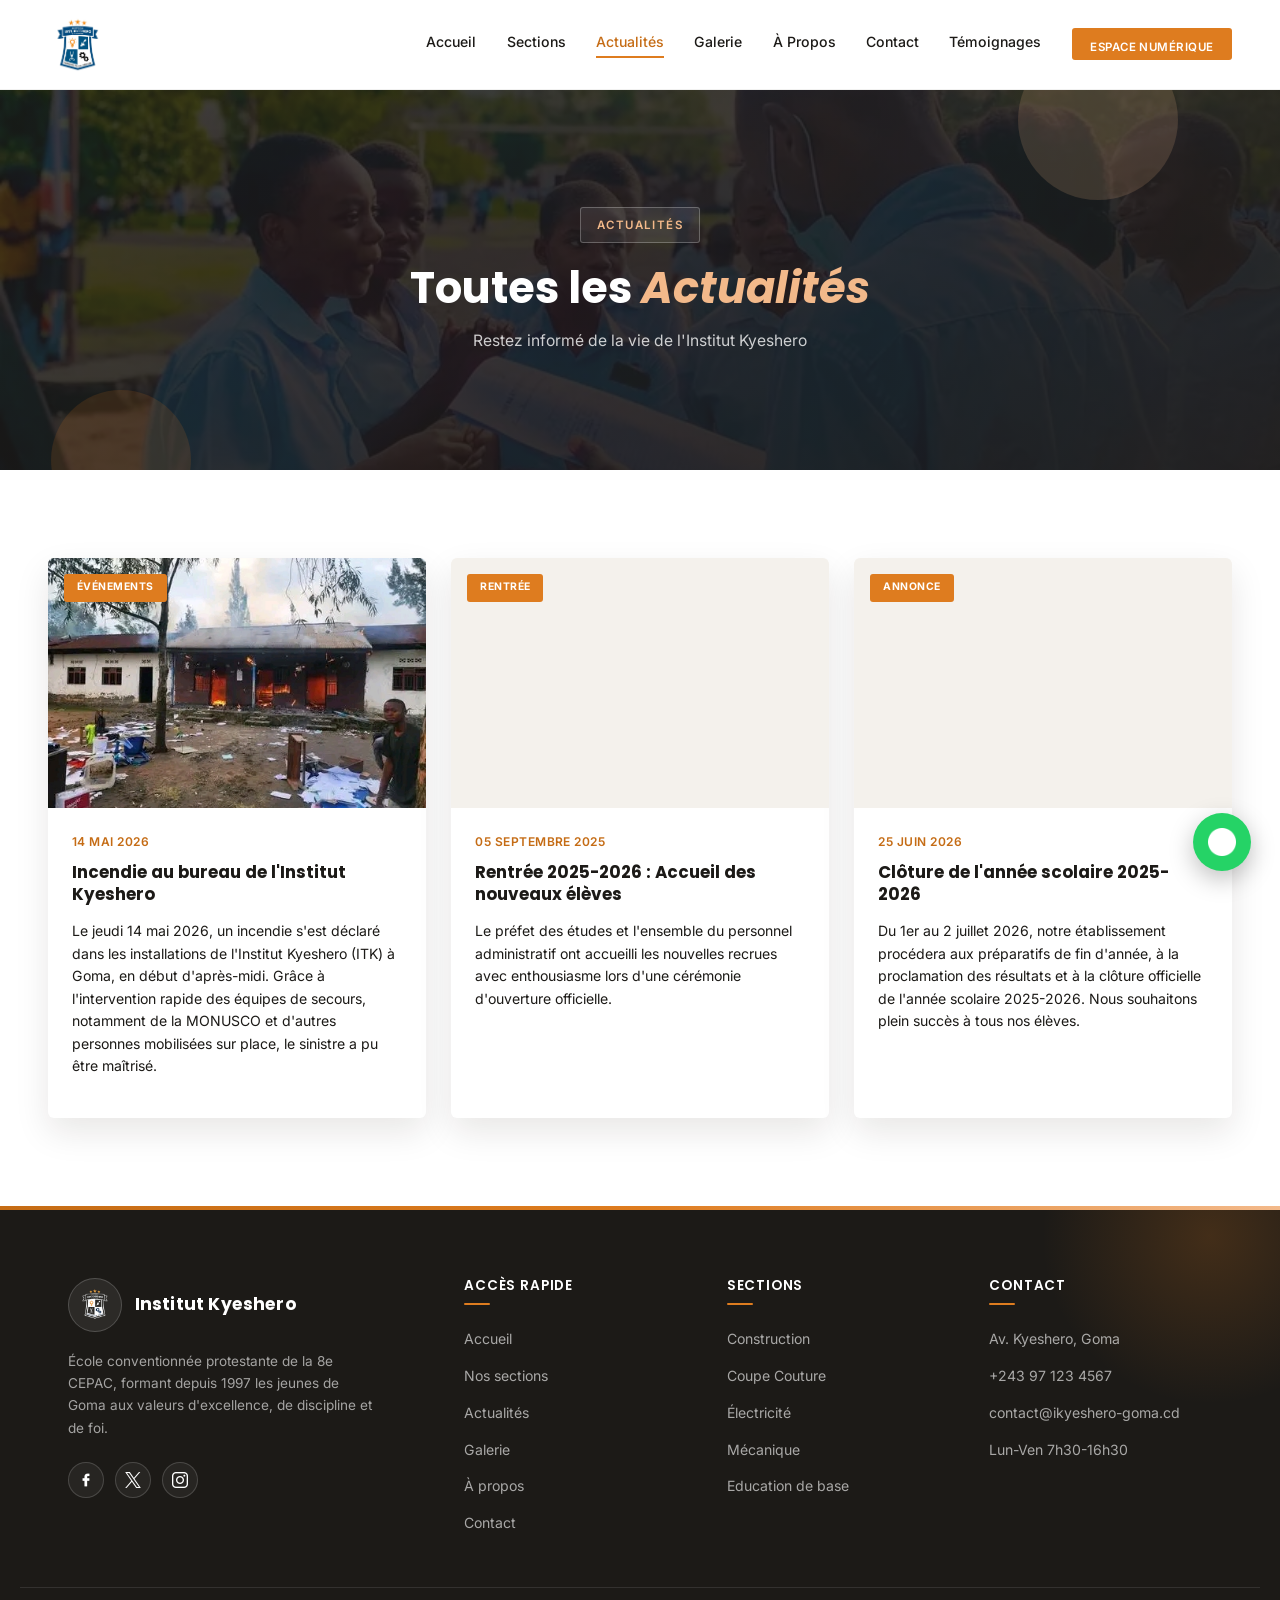
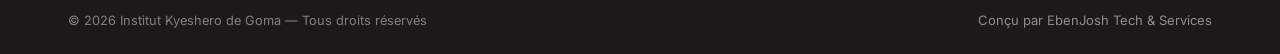
<file: actualites.html>
<!DOCTYPE html>
<html lang="fr">

<head>
    <meta charset="UTF-8" />
    <meta name="viewport" content="width=device-width,initial-scale=1.0" />
    <title>Actualités</title>
    <link
        href="https://fonts.googleapis.com/css2?family=Poppins:wght@400;500;600;700;800&family=Inter:wght@300;400;500;600;700&display=swap"
        rel="stylesheet" />
    <link rel="stylesheet" href="style.css">
</head>

<body>

    <!-- ═══ PRÉCHARGEUR ═══ -->
    <div id="site-preloader">
        <div class="preloader-inner">
            <div class="preloader-ring"></div>
            <img src="./logos/logo (2).png" alt="Institut Kyeshero" class="preloader-logo">
        </div>
        <p class="preloader-text">Chargement…</p>
    </div>
    <script>
        (function () {
            var pre = document.getElementById('site-preloader');
            if (!pre) return;
            function hide() {
                pre.classList.add('loaded');
                setTimeout(function () { pre.remove(); }, 600);
            }
            if (document.readyState === 'complete') {
                hide();
            } else {
                window.addEventListener('load', hide);
                setTimeout(hide, 8000); // filet de sécurité si la connexion est très lente
            }
        })();
    </script>

    <div id="progress"></div>
    <div id="page-main">

        <!-- NAVBAR -->
        <nav id="navbar">
            <div class="logo" onclick="goTo('home')">
                <div class="logo-emblem">
                    <img src="./logos/IMG-20260512-WA0002.jpg" alt="logo">
                </div>
                <!-- <div class="logo-text">
                    <h1>Institut Kyeshero</h1>
                    <p>Conscience dans le travail et la discipline</p>
                </div> -->
            </div>
            <div class="nav-links" id="navLinks">
                <a href="index.html">Accueil</a>
                <a href="sections.html">Sections</a>
                <a href="actualites.html" class="active">Actualités</a>
                <a href="galerie.html">Galerie</a>
                <a href="propos.html">À Propos</a>
                <a href="contacts.html">Contact</a>
                <a href="temoignages.html">Témoignages</a>
                <a href="espacenumerique.html" class="nav-espace">Espace Numérique</a>
            </div>
            <div class="hamburger" onclick="openMobileNav()">
                <span></span><span></span><span></span>
            </div>
        </nav>

        <!-- MOBILE NAV -->
        <div class="mobile-nav" id="mobileNav">
            <div class="mobile-nav-header">
                <div class="logo">
                    <div class="logo-emblem">
                        <img src="./logos/logo (2).png" alt="logo">
                    </div>
                    <!-- <div class="logo-text" style="filter:invert(1) brightness(2)">
                        <h1>Institut Kyeshero</h1>
                        <p>Conscience dans le travail et la discipline</p>
                    </div> -->
                </div>
                <button class="mob-close" onclick="closeMobileNav()">✕</button>
            </div>
            <a href="index.html">Accueil</a>
            <a href="sections.html">Sections & Formation</a>
            <a href="actualites.html">Actualités</a>
            <a href="galerie.html">Galerie</a>
            <a href="propos.html">À Propos</a>
            <a href="contacts.html">Contact & Inscriptions</a>
            <a href="temoignages.html" style="color:var(--gold-light)">Témoignages</a>
            <a href="espacenumerique.html" style="color:var(--gold-light)">Espace Numérique</a>
        </div>

        <!---------------- actualites ---------------->
        <!-- <div id="view-actualites" style="display:none"> -->
        <section class="page-hero">
            <div class="page-hero-media" style="background-image:url(./pictures/back\ \(2\).jpg)"></div>
            <span class="page-hero-circle" aria-hidden="true"></span>
            <span class="page-hero-circle-2" aria-hidden="true"></span>
            <div class="page-hero-inner">
                <div class="hero-eyebrow">Actualités</div>
                <h1>Toutes les <em>Actualités</em></h1>
                <p>Restez informé de la vie de l'Institut Kyeshero</p>
            </div>
        </section>
        <section class="section">
            <div class="section-inner">
                <div class="news-grid">
                    <div class="news-card">
                        <div class="news-img tall"
                            style="background-image:url(./pictures/incendies.jpg); height: 250px;">
                            <div class="news-category">Événements</div>
                        </div>
                        <div class="news-body">
                            <div class="news-date">14 mai 2026</div>
                            <div class="news-title">Incendie au bureau de l'Institut Kyeshero</div>
                            <div class="news-excerpt">
                                Le jeudi 14 mai 2026, un incendie s'est déclaré dans les installations de l'Institut
                                Kyeshero (ITK) à Goma, en début d'après-midi. Grâce à l'intervention rapide des équipes
                                de secours, notamment de la MONUSCO et d'autres personnes mobilisées sur place,
                                le sinistre a pu être maîtrisé.
                                <!-- Cet événement a suscité une vive émotion au sein de la communauté éducative et de la population locale. À ce jour, les circonstances exactes à l'origine de l'incendie n'ont pas encore été
                                officiellement établies. Une évaluation des dégâts et des investigations ont été engagées afin de déterminer les causes de cet incident. L'Institut Technique de Kyeshero remercie toutes les personnes et organisations qui
                                ont apporté leur soutien durant cette épreuve. -->
                            </div>
                        </div>
                    </div>
                    <div class="news-card">
                        <div class="news-img"
                            style="background-image:url('https://images.unsplash.com/photo-1529390079861-591de354faf5?w=600&q=80'); height: 250px;">
                            <div class="news-category">Rentrée</div>
                        </div>
                        <div class="news-body">
                            <div class="news-date">05 Septembre 2025</div>
                            <div class="news-title">Rentrée 2025-2026 : Accueil des nouveaux élèves</div>
                            <div class="news-excerpt">Le préfet des études et l'ensemble du personnel administratif ont
                                accueilli les nouvelles recrues avec enthousiasme lors d'une cérémonie d'ouverture
                                officielle.
                            </div>
                        </div>
                    </div>
                    <div class="news-card">
                        <div class="news-img"
                            style="background-image:url('https://images.unsplash.com/photo-1551731409-43eb3e517a1a?w=600&q=80'); height: 250px;">
                            <div class="news-category">Annonce</div>
                        </div>
                        <div class="news-body">
                            <div class="news-date">25 Juin 2026</div>
                            <div class="news-title">Clôture de l'année scolaire 2025-2026</div>
                            <div class="news-excerpt">
                                Du 1er au 2 juillet 2026, notre établissement procédera aux préparatifs de fin d'année,
                                à la proclamation des résultats et à la clôture officielle de l'année scolaire
                                2025-2026. Nous souhaitons plein succès à tous nos élèves.
                            </div>
                        </div>
                    </div>
                    <!-- <div class="news-card">
                        <div class="news-img" style="background-image:url('https://images.unsplash.com/photo-1571260899304-425eee4c7efc?w=600&q=80')">
                            <div class="news-category">Cérémonie</div>
                        </div>
                        <div class="news-body">
                            <div class="news-date">04 Juillet 2025</div>
                            <div class="news-title">Cérémonie de remise de diplômes 2025</div>
                            <div class="news-excerpt">Une cérémonie solennelle marquera la fin de cycle pour les élèves de terminale. Parents et dignitaires sont cordialement invités.</div>
                            <a href="#" class="news-link">Lire la suite <span class="arrow">→</span></a>
                        </div>
                    </div>
                    <div class="news-card">
                        <div class="news-img" style="background-image:url('https://images.unsplash.com/photo-1580582932707-520aed937b7b?w=600&q=80')">
                            <div class="news-category">Admin</div>
                        </div>
                        <div class="news-body">
                            <div class="news-date">15 Juillet 2025</div>
                            <div class="news-title">Ouverture des inscriptions 2025-2026</div>
                            <div class="news-excerpt">Les inscriptions pour l'année scolaire 2025-2026 sont officiellement ouvertes. Rendez-vous au secrétariat avec les pièces requises.</div>
                            <a href="#" class="news-link">Lire la suite <span class="arrow">→</span></a>
                        </div>
                    </div>
                    <div class="news-card">
                        <div class="news-img" style="background-image:url('https://images.unsplash.com/photo-1532187863486-abf9dbad1b69?w=600&q=80')">
                            <div class="news-category">Science</div>
                        </div>
                        <div class="news-body">
                            <div class="news-date">22 Mars 2025</div>
                            <div class="news-title">Foire scientifique inter-sections 2025</div>
                            <div class="news-excerpt">Les sections Bio-Chimie, Électricité et Mécanique ont présenté leurs projets lors d'une foire interne récompensant les meilleures innovations.</div>
                            <a href="#" class="news-link">Lire la suite <span class="arrow">→</span></a>
                        </div>
                    </div> -->
                </div>
            </div>
        </section>
    </div>

    <!-- FOOTER -->
    <footer id="main-footer">
        <div class="footer-grid">
            <div class="footer-brand">
                <div class="footer-logo-row">
                    <div class="logo-emblem">
                        <img src="./logos/logo (2).png" alt="logo">
                    </div>
                    <span class="footer-brand-name">Institut Kyeshero</span>
                </div>
                <p class="footer-brand-desc">École conventionnée protestante de la 8e CEPAC, formant depuis 1997
                    les jeunes de Goma aux valeurs d'excellence, de discipline et de foi.</p>
                <div class="footer-socials">
                    <a href="#"><img src="./icons/book.png"></a>
                    <a href="#"><img src="./icons/x.png"></a>
                    <a href="#"><img src="./icons/insta.png"></a>
                    <!-- <a href="#"><img src="./icons/whastapp.png"></a> -->
                </div>
            </div>
            <div class="footer-col">
                <h4>Accès rapide</h4>
                <ul>
                    <li><a href="index.html">Accueil</a></li>
                    <li><a href="sections.html">Nos sections</a></li>
                    <li><a href="actualites.html">Actualités</a></li>
                    <li><a href="galerie.html">Galerie</a></li>
                    <li><a href="propos.html">À propos</a></li>
                    <li><a href="contacts.html">Contact</a></li>
                </ul>
            </div>
            <div class="footer-col">
                <h4>Sections</h4>
                <ul>
                    <li><a href="#">Construction</a></li>
                    <li><a href="#">Coupe Couture</a></li>
                    <li><a href="#">Électricité</a></li>
                    <li><a href="#">Mécanique</a></li>
                    <li><a href="#">Education de base</a></li>
                </ul>
            </div>
            <div class="footer-col">
                <h4>Contact</h4>
                <ul>
                    <li><a href="#">Av. Kyeshero, Goma</a></li>
                    <li><a href="#">+243 97 123 4567</a></li>
                    <li><a href="#">contact@ikyeshero-goma.cd</a></li>
                    <li><a href="#">Lun-Ven 7h30-16h30</a></li>
                </ul>
            </div>
        </div>
        <div class="footer-bottom">
            <span>&copy; 2026 Institut Kyeshero de Goma — Tous droits réservés</span>
            <div class="footer-motto">
                <span style="font-size:13px;color:rgba(255,255,255,.5)">
                    Conçu par EbenJosh Tech & Services
                </span>
            </div>
        </div>
    </footer>

    <!-- WHATSAPP -->
    <a href="https://wa.me/243971234567" class="wa-btn" target="_blank">
        <img src="./icons/whastap.png">
    </a>
    <script src="index.js"></script>
</body>

</html>
</file>
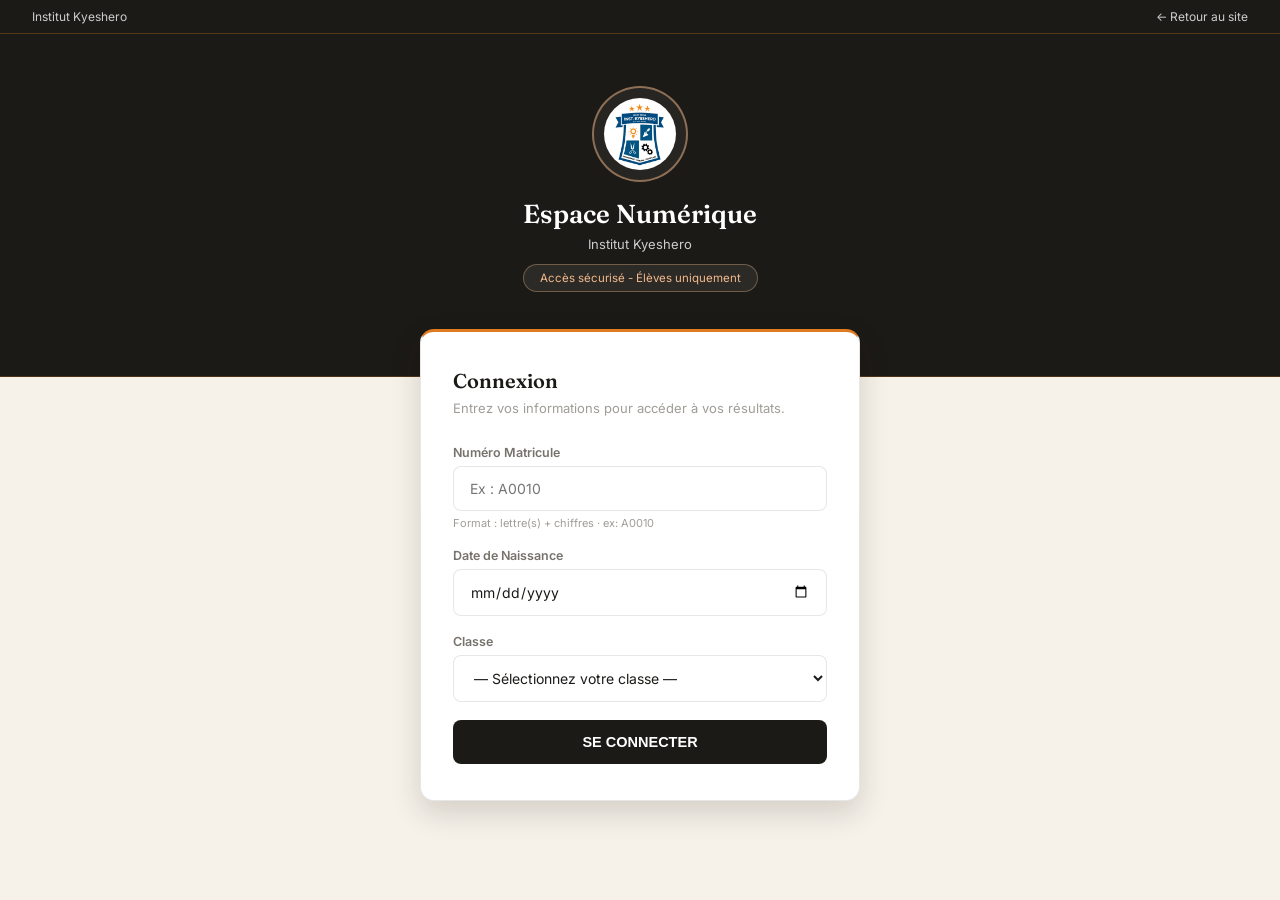
<file: espace-numerique.html>
<!DOCTYPE html>
<html lang="fr">

<head>
  <meta charset="UTF-8" />
  <meta name="viewport" content="width=device-width, initial-scale=1.0" />
  <title>Espace Numérique - Institut Kyeshero</title>
  <link rel="stylesheet" href="numerique.css">
</head>

<body>
  <!-- ════════════ PAGE LOGIN ════════════ -->
  <div id="page-login">
    <div class="topbar">
      <span>Institut Kyeshero</span>
      <a href="index.html">← Retour au site</a>
    </div>

    <div class="login-hero">
      <div class="shield">
        <img src="./logos/IMG-20260512-WA0002.jpg" alt="logo institut kyeshero">
      </div>
      <h1>Espace Numérique</h1>
      <p>Institut Kyeshero</p>
      <div class="badge">Accès sécurisé - Élèves uniquement</div>
    </div>

    <div class="login-card">
      <h2>Connexion</h2>
      <p class="sub">Entrez vos informations pour accéder à vos résultats.</p>

      <div class="field">
        <label>Numéro Matricule</label>
        <input type="text" id="matricule" placeholder="Ex : A0010" maxlength="10"
          oninput="this.value=this.value.toUpperCase()" />
        <div class="hint">Format : lettre(s) + chiffres · ex: A0010</div>
      </div>

      <div class="field">
        <label>Date de Naissance</label>
        <input type="date" id="datenais" />
      </div>

      <div class="field">
        <label>Classe</label>
        <select id="classe">
          <option value="">— Sélectionnez votre classe —</option>
        </select>
      </div>

      <button class="btn-login" id="btnLogin" onclick="seConnecter()">SE CONNECTER</button>

      <div class="error-box" id="errorBox">
        <div class="ico">🚫</div>
        <p id="errorMsg"><strong>Informations incorrectes</strong>Matricule, date de naissance ou classe invalide.
          Vérifiez vos données.</p>
      </div>

      <div class="blocked-box" id="blockedBox">
        <div class="lock">🔒</div>
        <h3>Accès Bloqué</h3>
        <p>Trop de tentatives incorrectes.<br>Réessayez dans :</p>
        <div class="countdown" id="countdown">30</div>
        <p>secondes — ou contactez l'administration.</p>
      </div>

      <div class="attempts" id="attemptsInfo" style="display:none;">
        Tentatives restantes : <span id="attemptsLeft">2</span>
      </div>
    </div>
  </div>

  <!-- ════════════ PAGE DASHBOARD ════════════ -->
  <div id="page-dashboard">

    <div class="dash-header">
      <div class="logo">
        <div class="shield">
          <img src="./logos/IMG-20260512-WA0002.jpg">
        </div>
        <span>Espace Numérique</span>
      </div>
      <button class="btn-logout" onclick="seDeconnecter()">Déconnexion</button>
    </div>

    <div class="dash-body">

      <!-- Profil -->
      <div class="profil-card">
        <div class="avatar">👤</div>
        <div class="profil-info">
          <h2 id="nomEleve">—</h2>
          <p id="matriculeEleve">Matricule : —</p>
          <p id="classeEleve">Classe : —</p>
          <div class="profil-badges">
            <span class="badge-pill">📅 Année 2024-2025</span>
            <span class="badge-pill" id="sectionBadge">—</span>
            <span class="badge-pill">🏫 ITK</span>
          </div>
        </div>
      </div>

      <!-- Informations financières et sessions (toujours visible) -->
      <div class="info-card" id="infoCard">
        <h3>Informations financières & sessions</h3>
        <div class="info-grid">
          <div class="info-item">
            <span class="label">Montant payé</span>
            <span class="value paye" id="montantPaye">— FC</span>
          </div>
          <div class="info-item">
            <span class="label">Reste à payer</span>
            <span class="value reste" id="resteAPayer">— FC</span>
          </div>
          <div class="info-item">
            <span class="label">Nombre de sessions</span>
            <span class="value" id="nbSessions">—</span>
          </div>
          <div class="info-item">
            <span class="label">Cours de la session</span>
            <div class="cours-list" id="coursSession">—</div>
          </div>
        </div>
      </div>

      <!-- Carte des notes -->
      <div class="notes-card">
        <div class="card-head">
          <h3>Bulletin des Notes - Année 2024-2025</h3>
          <div class="session-tabs" id="sessionTabs">
            <button class="active" data-session="1" onclick="changerSession(1)">1ère Session</button>
            <button data-session="2" onclick="changerSession(2)">2ème Session</button>
          </div>
        </div>

        <!-- Zone des notes (affichée si frais payés) -->
        <div id="notesContent">
          <div class="stats-row">
            <div class="stat-card excel">
              <div class="num" id="statMoy">—</div>
              <div class="lbl">Moyenne Générale / 20</div>
            </div>
            <div class="stat-card green">
              <div class="num" id="statRang">—</div>
              <div class="lbl">Rang dans la classe</div>
            </div>
            <div class="stat-card or">
              <div class="num" id="statMatieres">—</div>
              <div class="lbl">Matières</div>
            </div>
            <div class="stat-card" id="statResultat">
              <div class="num" id="statStatut">—</div>
              <div class="lbl">Statut</div>
            </div>
          </div>

          <table>
            <thead>
              <tr>
                <th>Matière</th>
                <th>Note / 20</th>
                <th>Appréciation</th>
                <th>Progression</th>
              </tr>
            </thead>
            <tbody id="notesBody">
            </tbody>
          </table>

          <div style="padding:20px 24px;">
            <div class="result-footer">
              <div>
                <div class="big" id="moyFinale">—/20</div>
                <div class="lbl">Moyenne Générale</div>
              </div>
              <div>
                <div class="big" id="rangFinal">—</div>
                <div class="lbl">Rang / <span id="totalEleves">—</span> élèves</div>
              </div>
              <div>
                <div class="mention-finale" id="mentionFinale">—</div>
              </div>
            </div>
          </div>
        </div>

        <!-- Message de blocage (affiché si frais impayés) -->
        <div id="blockedNotesMsg" style="display:none;">
          <div class="blocked-notes-msg">
            <div class="big-lock">🔒</div>
            <h3>Accès aux résultats bloqué</h3>
            <p>Veuillez passer à la comptabilité pour finaliser les frais scolaires afin d'avoir l'accès à vos résultats
              de fin d'année.</p>
          </div>
        </div>
      </div>

      <!-- Absences -->
      <div class="absences-card">
        <h3>📅 Absences & Présences</h3>
        <div id="absencesList"></div>
      </div>

    </div>
  </div>

  <script>
    /* ══ PERSISTANCE DU BLOCAGE ══ */
    var CLE_TENTATIVES = 'ikg_tentatives';
    var CLE_BLOCAGE_FIN = 'ikg_blocage_fin';
    var maxTentatives = 3;
    var timerBlock;

    var _store = {};
    function lsGet(k) { try { return localStorage.getItem(k); } catch (e) { return _store[k] || null; } }
    function lsSet(k, v) { try { localStorage.setItem(k, v); } catch (e) { _store[k] = String(v); } }
    function lsDel(k) { try { localStorage.removeItem(k); } catch (e) { delete _store[k]; } }

    var tentatives = parseInt(lsGet(CLE_TENTATIVES) || '0');
    var blocageFin = parseInt(lsGet(CLE_BLOCAGE_FIN) || '0');
    var bloque = false;

    window.addEventListener('load', function () {
      var maintenant = Date.now();
      if (blocageFin > maintenant) {
        reprendreBlocage(blocageFin);
      } else if (blocageFin > 0 && blocageFin <= maintenant) {
        lsDel(CLE_TENTATIVES);
        lsDel(CLE_BLOCAGE_FIN);
        tentatives = 0;
        bloque = false;
      }
      peuplerClasses();
    });

    function reprendreBlocage(fin) {
      bloque = true;
      document.getElementById('errorBox').classList.remove('show');
      document.getElementById('attemptsInfo').style.display = 'none';
      document.getElementById('blockedBox').classList.add('show');
      document.getElementById('btnLogin').disabled = true;
      document.getElementById('btnLogin').style.opacity = '.5';

      var cd = document.getElementById('countdown');
      timerBlock = setInterval(function () {
        var restant = Math.ceil((fin - Date.now()) / 1000);
        if (restant <= 0) {
          clearInterval(timerBlock);
          bloque = false;
          tentatives = 0;
          lsDel(CLE_TENTATIVES);
          lsDel(CLE_BLOCAGE_FIN);
          document.getElementById('blockedBox').classList.remove('show');
          document.getElementById('btnLogin').disabled = false;
          document.getElementById('btnLogin').style.opacity = '1';
        } else {
          cd.textContent = restant;
        }
      }, 500);
      cd.textContent = Math.ceil((fin - Date.now()) / 1000);
    }

    /* ══ BASE DE DONNÉES (50 élèves issue du fichier) ══ */
    var rawData = [
      { matricule: "A0010", nom: "Kasongo Jean", datenais: "2010-12-14", classe: "1ère", option: "Construction", frais: 800000, paye: 186008, reste: 613992, points: 47, cours: "", sessions: "" },
      { matricule: "A0011", nom: "Mukendi Paul", datenais: "2003-06-19", classe: "4ème", option: "Coupe et couture", frais: 800000, paye: 141485, reste: 658515, points: 52, cours: "Histoire et Ecm", sessions: "2" },
      { matricule: "A0012", nom: "Kabeya David", datenais: "2008-07-25", classe: "4ème", option: "Construction", frais: 800000, paye: 355210, reste: 444790, points: 75, cours: "Math", sessions: "1" },
      { matricule: "A0013", nom: "Mwamba Junior", datenais: "2005-01-23", classe: "4ème", option: "Mécanique", frais: 800000, paye: 331604, reste: 468396, points: 89, cours: "", sessions: "" },
      { matricule: "A0014", nom: "Ilunga Patrick", datenais: "2007-02-17", classe: "7e", option: "", frais: 800000, paye: 326116, reste: 473884, points: 85, cours: "", sessions: "" },
      { matricule: "A0015", nom: "Tshibangu Grace", datenais: "2004-07-15", classe: "4ème", option: "Électricité", frais: 800000, paye: 496462, reste: 303538, points: 88, cours: "Electro, Math, Infos et ECM", sessions: "3" },
      { matricule: "A0016", nom: "Kanku Sarah", datenais: "2013-09-15", classe: "3ème", option: "Coupe et couture", frais: 800000, paye: 305558, reste: 494442, points: 84, cours: "Math et Essay...", sessions: "2" },
      { matricule: "A0017", nom: "Mbuyi Esther", datenais: "2009-06-19", classe: "4ème", option: "Mécanique", frais: 800000, paye: 621440, reste: 178560, points: 95, cours: "RDM, Geo et Fr", sessions: "3" },
      { matricule: "A0018", nom: "Kalala Ruth", datenais: "2006-05-18", classe: "3ème", option: "Électricité", frais: 800000, paye: 522346, reste: 277654, points: 88, cours: "RDM et Infos", sessions: "2" },
      { matricule: "A0019", nom: "Lukusa Joel", datenais: "2011-04-18", classe: "1ère", option: "Électricité", frais: 800000, paye: 126761, reste: 673239, points: 49, cours: "", sessions: "" },
      { matricule: "A0020", nom: "Kabongo Alain", datenais: "2014-03-16", classe: "8e", option: "", frais: 800000, paye: 662925, reste: 137075, points: 64, cours: "", sessions: "" },
      { matricule: "A0021", nom: "Mikobi Prince", datenais: "2005-06-09", classe: "1ère", option: "Construction", frais: 800000, paye: 800000, reste: 328273, points: 80, cours: "DI, Elec et Anglais", sessions: "3" },
      { matricule: "A0022", nom: "Tshala Kevin", datenais: "2008-05-17", classe: "4ème", option: "Construction", frais: 800000, paye: 117438, reste: 682562, points: 59, cours: "DI et Elec", sessions: "2" },
      { matricule: "A0023", nom: "Mwamba Samuel", datenais: "2010-02-04", classe: "4ème", option: "Électricité", frais: 800000, paye: 132036, reste: 667964, points: 46, cours: "", sessions: "" },
      { matricule: "A0024", nom: "Kitenge Boris", datenais: "2009-09-07", classe: "4ème", option: "Mécanique", frais: 800000, paye: 453857, reste: 346143, points: 80, cours: "", sessions: "" },
      { matricule: "A0025", nom: "Mutombo Didier", datenais: "2012-01-17", classe: "4ème", option: "Mécanique", frais: 800000, paye: 165351, reste: 634649, points: 64, cours: "", sessions: "" },
      { matricule: "A0026", nom: "Kasereka Moise", datenais: "2011-07-10", classe: "3ème", option: "", frais: 800000, paye: 614918, reste: 185082, points: 73, cours: "", sessions: "" },
      { matricule: "A0027", nom: "Mujinga Chantal", datenais: "2011-09-15", classe: "1ère", option: "Construction", frais: 800000, paye: 599388, reste: 200612, points: 62, cours: "ECM et Geo", sessions: "2" },
      { matricule: "A0028", nom: "Lumbu Daniel", datenais: "2007-06-11", classe: "4ème", option: "", frais: 800000, paye: 640091, reste: 159909, points: 53, cours: "", sessions: "" },
      { matricule: "A0029", nom: "Mamba Steve", datenais: "2003-07-06", classe: "1ère", option: "", frais: 800000, paye: 800000, reste: 0, points: 69, cours: "", sessions: "" },
      { matricule: "A0030", nom: "Mayala Ben", datenais: "2010-04-12", classe: "3ème", option: "Coupe et couture", frais: 800000, paye: 171322, reste: 628678, points: 44, cours: "", sessions: "" },
      { matricule: "A0031", nom: "Mputu Hervé", datenais: "2005-11-04", classe: "4ème", option: "Électricité", frais: 800000, paye: 372970, reste: 427030, points: 79, cours: "Techno Elec et Elo", sessions: "2" },
      { matricule: "A0032", nom: "Banza Roger", datenais: "2010-08-27", classe: "3ème", option: "Coupe et couture", frais: 800000, paye: 781195, reste: 18805, points: 93, cours: "Fr, Math et Geo", sessions: "2" },
      { matricule: "A0033", nom: "Mafuta Junior", datenais: "2005-11-18", classe: "2ème", option: "Mécanique", frais: 800000, paye: 247537, reste: 552463, points: 92, cours: "", sessions: "" },
      { matricule: "A0034", nom: "Kisimba Eric", datenais: "2012-10-05", classe: "1ère", option: "Mécanique", frais: 800000, paye: 457035, reste: 342965, points: 46, cours: "DI", sessions: "1" },
      { matricule: "A0035", nom: "Ngoma Fabrice", datenais: "2011-09-15", classe: "4ème", option: "Construction", frais: 800000, paye: 372027, reste: 427973, points: 85, cours: "Fr, Anglais, Infos", sessions: "3" },
      { matricule: "A0036", nom: "Lukoki Alain", datenais: "2011-11-14", classe: "3ème", option: "Mécanique", frais: 800000, paye: 800000, reste: 0, points: 75, cours: "RDM, Fr, Math et Infos", sessions: "4" },
      { matricule: "A0037", nom: "Tumba Joël", datenais: "2007-06-13", classe: "4ème", option: "Construction", frais: 800000, paye: 548794, reste: 251206, points: 89, cours: "", sessions: "" },
      { matricule: "A0038", nom: "Mpiana Patrick", datenais: "2013-04-08", classe: "2ème", option: "Électricité", frais: 800000, paye: 366268, reste: 433732, points: 82, cours: "Techno Meca et Geo", sessions: "2" },
      { matricule: "A0039", nom: "Kalonji Henri", datenais: "2008-05-23", classe: "1ère", option: "Électricité", frais: 800000, paye: 792619, reste: 7381, points: 64, cours: "", sessions: "" },
      { matricule: "A0040", nom: "Kabedi Grâce", datenais: "2008-04-13", classe: "7e", option: "", frais: 800000, paye: 209332, reste: 590668, points: 59, cours: "", sessions: "" },
      { matricule: "A0041", nom: "Mwamba Grâce", datenais: "2005-05-16", classe: "8e", option: "", frais: 800000, paye: 604546, reste: 195454, points: 73, cours: "", sessions: "" },
      { matricule: "A0042", nom: "Kasongo Esther", datenais: "2011-02-17", classe: "8e", option: "", frais: 800000, paye: 307134, reste: 492866, points: 50, cours: "", sessions: "" },
      { matricule: "A0043", nom: "Kabasele Anita", datenais: "2009-09-23", classe: "8e", option: "", frais: 800000, paye: 538413, reste: 261587, points: 51, cours: "", sessions: "" },
      { matricule: "A0044", nom: "Mwadi Sarah", datenais: "2012-10-28", classe: "2ème", option: "Électricité", frais: 800000, paye: 176533, reste: 623467, points: 43, cours: "", sessions: "" },
      { matricule: "A0045", nom: "Muteba Aline", datenais: "2012-12-16", classe: "3ème", option: "Mécanique", frais: 800000, paye: 702324, reste: 97676, points: 78, cours: "", sessions: "" },
      { matricule: "A0046", nom: "Ngoy Rebecca", datenais: "2006-09-19", classe: "7e", option: "", frais: 800000, paye: 565621, reste: 234379, points: 92, cours: "", sessions: "" },
      { matricule: "A0047", nom: "Mbuyi Rachel", datenais: "2003-11-24", classe: "7e", option: "", frais: 800000, paye: 671353, reste: 128647, points: 46, cours: "", sessions: "" },
      { matricule: "A0048", nom: "Kanku Dorcas", datenais: "2005-06-25", classe: "1ère", option: "Électricité", frais: 800000, paye: 732584, reste: 67416, points: 80, cours: "Élec et Info", sessions: "2" },
      { matricule: "A0049", nom: "Ilunga Deborah", datenais: "2004-04-23", classe: "7e", option: "", frais: 800000, paye: 708015, reste: 91985, points: 86, cours: "", sessions: "" },
      { matricule: "A0050", nom: "Tshibola Cedric", datenais: "2005-05-18", classe: "8e", option: "", frais: 800000, paye: 581333, reste: 218667, points: 88, cours: "", sessions: "" },
      { matricule: "A0051", nom: "Mwamba Freddy", datenais: "2008-02-03", classe: "7e", option: "", frais: 800000, paye: 733855, reste: 66145, points: 70, cours: "", sessions: "" },
      { matricule: "A0052", nom: "Kanku Samuel", datenais: "2007-04-18", classe: "1ère", option: "Coupe et couture", frais: 800000, paye: 410384, reste: 389616, points: 70, cours: "Géo", sessions: "1" },
      { matricule: "A0053", nom: "Kitenge Yannick", datenais: "2005-09-22", classe: "1ère", option: "Construction", frais: 800000, paye: 554996, reste: 245004, points: 92, cours: "Math et ECM", sessions: "2" },
      { matricule: "A0054", nom: "Muleka Jordan", datenais: "2014-05-26", classe: "4ème", option: "Électricité", frais: 800000, paye: 768386, reste: 31614, points: 44, cours: "Math", sessions: "1" },
      { matricule: "A0055", nom: "Kasereka Michel", datenais: "2009-12-15", classe: "8e", option: "", frais: 800000, paye: 396464, reste: 403536, points: 57, cours: "", sessions: "" },
      { matricule: "A0056", nom: "Kabongo Fabrice", datenais: "2003-02-20", classe: "3ème", option: "Mécanique", frais: 800000, paye: 308102, reste: 491898, points: 84, cours: "", sessions: "" },
      { matricule: "A0057", nom: "Mubiala Justin", datenais: "2013-05-15", classe: "3ème", option: "Électricité", frais: 800000, paye: 519204, reste: 280796, points: 67, cours: "", sessions: "" },
      { matricule: "A0058", nom: "Tshimanga David", datenais: "2008-09-05", classe: "7e", option: "", frais: 800000, paye: 509736, reste: 290264, points: 42, cours: "", sessions: "" },
      { matricule: "A0059", nom: "Mpoyi Alain", datenais: "2005-12-26", classe: "2ème", option: "Mécanique", frais: 800000, paye: 437474, reste: 362526, points: 50, cours: "Histoire", sessions: "1" }
    ];

    var ELEVES = [];

    var matieresParOption = {
      "Construction": ["Mathématiques", "Français", "Dessin Industriel", "Technologie de Construction", "Physique", "Anglais", "Éducation Civique"],
      "Électricité": ["Mathématiques", "Français", "Électricité", "Physique", "Dessin Technique", "Anglais", "Éducation Civique"],
      "Mécanique": ["Mathématiques", "Français", "Mécanique", "Résistance des Matériaux", "Physique", "Anglais", "Éducation Civique"],
      "Coupe et couture": ["Mathématiques", "Français", "Couture", "Patronage", "Anglais", "Éducation Civique"],
      "": ["Mathématiques", "Français", "Anglais", "Sciences", "Histoire", "Géographie"]
    };

    rawData.forEach(function (raw) {
      var classeAffichee = raw.classe;
      if (raw.option && raw.option.trim() !== "") {
        classeAffichee += " " + raw.option;
      }
      var nbSessions = parseInt(raw.sessions) || 1;
      if (raw.classe === "7e" || raw.classe === "8e") {
        nbSessions = 1;
      }
      var matieres = matieresParOption[raw.option] || matieresParOption[""];
      var notesParSession = [];
      var moyenneGlobale = raw.points / 5;
      for (var s = 1; s <= Math.min(nbSessions, 2); s++) {
        var notes = [];
        matieres.forEach(function (matiere) {
          var note = Math.min(20, Math.max(0, moyenneGlobale + (Math.random() * 6 - 3)));
          note = Math.round(note * 10) / 10;
          notes.push({ matiere: matiere, note: note });
        });
        notesParSession.push(notes);
      }
      if (notesParSession.length === 0) {
        var notes = [];
        matieres.forEach(function (matiere) {
          var note = Math.min(20, Math.max(0, moyenneGlobale + (Math.random() * 6 - 3)));
          note = Math.round(note * 10) / 10;
          notes.push({ matiere: matiere, note: note });
        });
        notesParSession.push(notes);
      }

      var absences = [];
      if (Math.random() > 0.5) {
        var nbAbs = Math.floor(Math.random() * 3);
        for (var a = 0; a < nbAbs; a++) {
          var mois = ["Jan", "Fév", "Mar", "Avr", "Mai", "Juin", "Juil", "Août", "Sep", "Oct", "Nov", "Déc"];
          var jour = Math.floor(Math.random() * 28) + 1;
          var m = Math.floor(Math.random() * 12);
          var mat = matieres[Math.floor(Math.random() * matieres.length)];
          var statut = Math.random() > 0.5 ? "just" : "injust";
          absences.push({ date: jour + " " + mois[m] + " 2025", matiere: mat, statut: statut });
        }
      }

      var rang = Math.floor(Math.random() * 20) + 1;
      var totalEleves = 30 + Math.floor(Math.random() * 20);
      var fraisPaye = (raw.reste <= 0);

      var eleve = {
        matricule: raw.matricule,
        datenais: raw.datenais,
        classe: classeAffichee,
        classeCode: raw.classe,
        option: raw.option,
        nom: raw.nom,
        frais_paye: fraisPaye,
        montant_paye: raw.paye,
        reste: raw.reste,
        sessions_count: nbSessions,
        cours_session: raw.cours || "Aucun cours spécifié",
        notes: notesParSession,
        absences: absences,
        rang: rang + "ème",
        total_eleves: totalEleves,
        moyenne: moyenneGlobale
      };
      ELEVES.push(eleve);
    });

    function peuplerClasses() {
      var select = document.getElementById('classe');
      var classes = {};
      ELEVES.forEach(function (e) { classes[e.classe] = true; });
      var keys = Object.keys(classes).sort();
      while (select.options.length > 1) select.remove(1);
      keys.forEach(function (c) {
        var opt = document.createElement('option');
        opt.value = c;
        opt.textContent = c;
        select.appendChild(opt);
      });
    }

    /* ══ CONNEXION ══ */
    function viderInputs() {
      document.getElementById('matricule').value = '';
      document.getElementById('datenais').value = '';
      document.getElementById('classe').value = '';
    }

    function seConnecter() {
      if (bloque) return;

      var mat = document.getElementById('matricule').value.trim().toUpperCase();
      var date = document.getElementById('datenais').value;
      var classe = document.getElementById('classe').value;

      // Champs vides
      if (!mat || !date || !classe) {
        afficherErreur("Veuillez remplir tous les champs avant de continuer.");
        agiter();
        return;
      }

      // ── ÉTAPE 1 : Le matricule est-il dans la liste A0001→A3000 ? ──
      // On cherche uniquement par matricule, peu importe date/classe
      var eleveParMat = null;
      for (var i = 0; i < ELEVES.length; i++) {
        if (ELEVES[i].matricule === mat) {
          eleveParMat = ELEVES[i];
          break;
        }
      }

      if (!eleveParMat) {
        // Matricule introuvable → message "vérifier le matricule"
        incrementerTentatives("Numéro matricule incorrect. Veuillez vérifier votre numéro matricule et réessayer.");
        return;
      }

      // ── ÉTAPE 2 : Matricule trouvé → vérifier date ET classe ──
      var bonneDate = (eleveParMat.datenais === date);
      var bonneClasse = (eleveParMat.classe === classe);

      if (!bonneDate || !bonneClasse) {
        // Matricule bon mais date ou classe incorrecte
        incrementerTentatives("Veuillez vérifier votre date de naissance ou la classe, puis réessayer.");
        return;
      }

      // ── ✅ TOUT CORRECT ──
      tentatives = 0;
      lsDel(CLE_TENTATIVES);
      lsDel(CLE_BLOCAGE_FIN);
      cacherErreur();
      ouvrirDashboard(eleveParMat);
    }

    function incrementerTentatives(msg) {
      tentatives++;
      lsSet(CLE_TENTATIVES, tentatives);
      agiter();
      setTimeout(viderInputs, 420);
      var restantes = maxTentatives - tentatives;
      if (tentatives >= maxTentatives) {
        bloquerAcces();
      } else {
        afficherErreur(msg);
        document.getElementById('attemptsInfo').style.display = 'block';
        document.getElementById('attemptsLeft').textContent = restantes;
      }
    }

    function afficherErreur(msg) {
      var box = document.getElementById('errorBox');
      box.classList.add('show');
      document.getElementById('errorMsg').innerHTML = msg;
    }
    function cacherErreur() {
      document.getElementById('errorBox').classList.remove('show');
      document.getElementById('attemptsInfo').style.display = 'none';
    }

    function agiter() {
      var card = document.querySelector('.login-card');
      card.classList.remove('shake');
      void card.offsetWidth;
      card.classList.add('shake');
    }

    function bloquerAcces() {
      var fin = Date.now() + 30000;
      lsSet(CLE_BLOCAGE_FIN, fin);
      viderInputs();
      reprendreBlocage(fin);
    }

    /* ══ DASHBOARD ══ */
    var currentEleve = null;
    var currentSession = 1;

    function ouvrirDashboard(eleve) {
      currentEleve = eleve;
      document.getElementById('page-login').style.display = 'none';
      document.getElementById('page-dashboard').style.display = 'block';
      window.scrollTo(0, 0);

      // Gérer les onglets
      var tabs = document.getElementById('sessionTabs');
      var btns = tabs.querySelectorAll('button');
      if (eleve.notes.length < 2 || eleve.classeCode === "7e" || eleve.classeCode === "8e") {
        btns[1].style.display = 'none';
        btns[0].classList.add('active');
        btns[1].classList.remove('active');
        currentSession = 1;
      } else {
        btns[1].style.display = 'inline-block';
      }

      // Remplir les infos communes
      remplirProfil(eleve);
      remplirInfosFinancieres(eleve);
      remplirAbsences(eleve);

      // Gérer l'affichage des notes selon les frais
      var notesContent = document.getElementById('notesContent');
      var blockedMsg = document.getElementById('blockedNotesMsg');
      var btnsTabs = document.querySelectorAll('.session-tabs button');

      if (!eleve.frais_paye) {
        notesContent.style.display = 'none';
        blockedMsg.style.display = 'block';
        btnsTabs.forEach(function (b) { b.disabled = true; });
      } else {
        notesContent.style.display = 'block';
        blockedMsg.style.display = 'none';
        btnsTabs.forEach(function (b) { b.disabled = false; });
        changerSession(currentSession);
      }
    }

    function remplirProfil(e) {
      document.getElementById('nomEleve').textContent = e.nom;
      document.getElementById('matriculeEleve').textContent = "Matricule : " + e.matricule;
      document.getElementById('classeEleve').textContent = "Classe : " + e.classe;
      document.getElementById('sectionBadge').textContent = e.classe;
    }

    function remplirInfosFinancieres(e) {
      document.getElementById('montantPaye').textContent = e.montant_paye.toLocaleString() + ' FC';
      document.getElementById('resteAPayer').textContent = e.reste.toLocaleString() + ' FC';
      document.getElementById('nbSessions').textContent = e.sessions_count;
      document.getElementById('coursSession').textContent = e.cours_session || 'Aucun cours spécifié';
    }

    function remplirAbsences(e) {
      var absDiv = document.getElementById('absencesList');
      absDiv.innerHTML = '';
      if (e.absences.length === 0) {
        absDiv.innerHTML = '<p style="color:#aaa;font-size:14px;padding:10px 0;">Aucune absence enregistrée. 🎉</p>';
      } else {
        e.absences.forEach(function (a) {
          var div = document.createElement('div');
          div.className = 'abs-item';
          div.innerHTML =
            '<span>' + a.date + ' — <strong>' + a.matiere + '</strong></span>' +
            '<span class="abs-status ' + a.statut + '">' + (a.statut === 'just' ? '✔ Justifiée' : '✖ Non justifiée') + '</span>';
          absDiv.appendChild(div);
        });
      }
    }

    function getMention(moy) {
      if (moy >= 18) return { txt: "Excellent", cls: "excel" };
      if (moy >= 15) return { txt: "Bien", cls: "bien" };
      if (moy >= 12) return { txt: "Assez Bien", cls: "bien" };
      if (moy >= 10) return { txt: "Passable", cls: "moyen" };
      return { txt: "Insuffisant", cls: "faible" };
    }

    function getBadgeNote(note) {
      if (note >= 17) return "excel";
      if (note >= 14) return "bien";
      if (note >= 10) return "moyen";
      return "faible";
    }

    function changerSession(num) {
      currentSession = num;
      var btns = document.querySelectorAll('.session-tabs button');
      btns.forEach(function (b) {
        b.classList.toggle('active', parseInt(b.dataset.session) === num);
      });
      if (currentEleve && currentEleve.frais_paye) {
        remplirNotes(currentEleve, num);
      }
    }

    function remplirNotes(e, sessionIndex) {
      var notes = e.notes[sessionIndex - 1] || e.notes[0];
      var total = 0;
      notes.forEach(function (n) { total += n.note; });
      var moy = (total / notes.length).toFixed(2);
      var mention = getMention(parseFloat(moy));

      // Stats
      document.getElementById('statMoy').textContent = moy;
      document.getElementById('statRang').textContent = e.rang;
      document.getElementById('statMatieres').textContent = notes.length;
      document.getElementById('statStatut').textContent = parseFloat(moy) >= 10 ? "✅ Admis" : "❌ Échec";

      // Tableau
      var tbody = document.getElementById('notesBody');
      tbody.innerHTML = '';
      notes.forEach(function (n) {
        var cls = getBadgeNote(n.note);
        var pct = (n.note / 20 * 100).toFixed(0);
        var tr = document.createElement('tr');
        tr.innerHTML =
          '<td><strong>' + n.matiere + '</strong></td>' +
          '<td><span class="note-badge ' + cls + '">' + n.note + '/20</span></td>' +
          '<td>' + getMention(n.note).txt + '</td>' +
          '<td style="min-width:120px;">' +
          '<div class="progress-bar"><div class="progress-fill fill-' + cls + '" style="width:' + pct + '%"></div></div>' +
          '</td>';
        tbody.appendChild(tr);
      });

      // Footer
      document.getElementById('moyFinale').textContent = moy + '/20';
      document.getElementById('rangFinal').textContent = e.rang;
      document.getElementById('totalEleves').textContent = e.total_eleves;
      var mentionFinale = document.getElementById('mentionFinale');
      mentionFinale.textContent = mention.txt;
      mentionFinale.className = 'mention-finale' + (parseFloat(moy) < 10 ? ' echec' : '');
    }

    function seDeconnecter() {
      document.getElementById('page-dashboard').style.display = 'none';
      document.getElementById('page-login').style.display = 'block';
      document.getElementById('matricule').value = '';
      document.getElementById('datenais').value = '';
      document.getElementById('classe').value = '';
      cacherErreur();
      window.scrollTo(0, 0);
    }

    document.addEventListener('keydown', function (e) { if (e.key === 'Enter') seConnecter(); });
  </script>
</body>

</html>
</file>
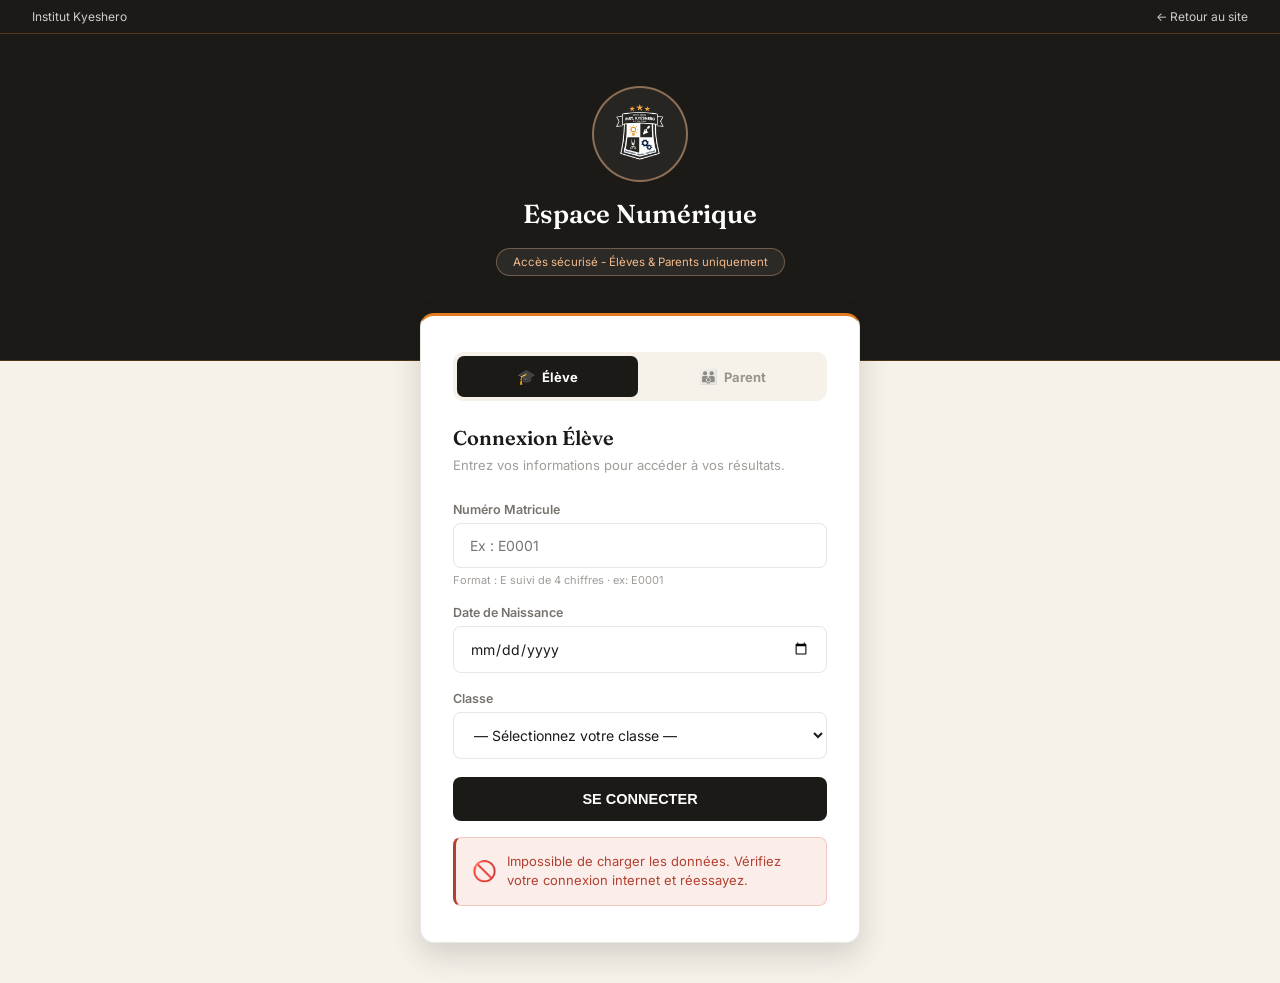
<file: espacenumerique.html>
<!DOCTYPE html>
<html lang="fr">

<head>
    <meta charset="UTF-8" />
    <meta name="viewport" content="width=device-width, initial-scale=1.0" />
    <title>Espace Numérique</title>
    <link href="https://fonts.googleapis.com/css2?family=Poppins:wght@400;500;600;700;800&family=Inter:wght@300;400;500;600;700&display=swap" rel="stylesheet" />
    <link rel="stylesheet" href="numerique.css">
</head>

<body>

    <!-- ═══ PRÉCHARGEUR ═══ -->
    <div id="site-preloader">
        <div class="preloader-inner">
            <div class="preloader-ring"></div>
            <img src="./logos/logo (2).png" alt="Institut Kyeshero" class="preloader-logo">
        </div>
        <p class="preloader-text">Chargement…</p>
    </div>
    <script>
        (function () {
            var pre = document.getElementById('site-preloader');
            if (!pre) return;
            function hide() {
                pre.classList.add('loaded');
                setTimeout(function () { pre.remove(); }, 600);
            }
            if (document.readyState === 'complete') {
                hide();
            } else {
                window.addEventListener('load', hide);
                setTimeout(hide, 8000); // filet de sécurité si la connexion est très lente
            }
        })();
    </script>


    <!-- ════════════ PAGE LOGIN ════════════ -->
    <div id="page-login">
        <div class="topbar">
            <span>Institut Kyeshero</span>
            <a href="index.html">← Retour au site</a>
        </div>

        <div class="login-hero">
            <div class="shield">
                <img src="./logos/logo (2).png" alt="logo institut kyeshero">
            </div>
            <h1>Espace Numérique</h1>
            <div class="badge">Accès sécurisé - Élèves & Parents uniquement</div>
        </div>

        <div class="login-card">

            <div class="login-tabs" role="tablist">
                <button type="button" class="tab-btn active" id="tabEleve" onclick="basculerOnglet('eleve')">
                    <span class="tab-ico">🎓</span> Élève
                </button>
                <button type="button" class="tab-btn" id="tabParent" onclick="basculerOnglet('parent')">
                    <span class="tab-ico">👪</span> Parent
                </button>
            </div>

            <!-- ── Formulaire Élève ── -->
            <div id="formEleve" class="login-form">
                <h2>Connexion Élève</h2>
                <p class="sub">Entrez vos informations pour accéder à vos résultats.</p>

                <div class="field">
                    <label>Numéro Matricule</label>
                    <input type="text" id="matricule" placeholder="Ex : E0001" maxlength="10" oninput="this.value=this.value.toUpperCase()" />
                    <div class="hint">Format : E suivi de 4 chiffres · ex: E0001</div>
                </div>

                <div class="field">
                    <label>Date de Naissance</label>
                    <input type="date" id="datenais" />
                </div>
                <div class="field">
                    <label>Classe</label>
                    <select id="classe">
                      <option value="">— Sélectionnez votre classe —</option>
                    </select>
                </div>

                <button class="btn-login" id="btnLogin" onclick="seConnecter()">SE CONNECTER</button>
            </div>

            <!-- ── Formulaire Parent ── -->
            <div id="formParent" class="login-form" style="display:none;">
                <h2>Connexion Parent</h2>
                <p class="sub">Entrez votre email, le nombre d'enfants scolarisés puis leur matricule.</p>

                <div class="field">
                    <label>Adresse Email</label>
                    <input type="email" id="emailParent" placeholder="Ex : parent@email.com" />
                </div>

                <div class="field">
                    <label>Nombre d'enfants</label>
                    <select id="nbEnfants" onchange="genererChampsEnfants()">
                        <option value="">— Sélectionnez —</option>
                        <option value="1">1 enfant</option>
                        <option value="2">2 enfants</option>
                        <option value="3">3 enfants</option>
                        <option value="4">4 enfants</option>
                        <option value="5">5 enfants</option>
                    </select>
                </div>

                <div id="champsEnfants"></div>

                <!-- ── Animation de vérification ── -->
                <div class="verif-anim" id="verifAnim">
                    <div class="verif-spinner"></div>
                    <p class="verif-title">Vérification du lien email ↔ matricule…</p>
                    <div class="verif-list" id="verifList"></div>
                </div>

                <button class="btn-login" id="btnLoginParent" onclick="seConnecterParent()">SE CONNECTER</button>

                <div class="success-box" id="successBox">
                    <div class="ico">✅</div>
                    <p id="successMsg"><strong>Vérification réussie</strong>Votre adresse a bien été reconnue.</p>
                </div>
            </div>

            <!-- ── Zones communes (erreur / info / blocage) ── -->
            <div class="error-box" id="errorBox">
                <div class="ico">🚫</div>
                <p id="errorMsg"><strong>Informations incorrectes</strong>Matricule, date de naissance ou classe invalide. Vérifiez vos données.</p>
            </div>

            <div class="info-box" id="infoBox">
                <div class="ico">🛠️</div>
                <p id="infoMsg"><strong>Bientôt disponible</strong>La connexion parent est en cours de finalisation.</p>
            </div>

            <div class="blocked-box" id="blockedBox">
                <div class="lock"><img src="./icons/cad.png" alt="cadenas"></div>
                <h3>Accès Bloqué</h3>
                <p>Trop de tentatives incorrectes.<br>Réessayez dans :</p>
                <div class="countdown" id="countdown">30</div>
                <p>secondes — ou contactez l'administration.</p>
            </div>

            <div class="attempts" id="attemptsInfo" style="display:none;">
                Tentatives restantes : <span id="attemptsLeft">2</span>
            </div>
        </div>
    </div>

    <!-- ════════════ PAGE DASHBOARD ════════════ -->
    <div id="page-dashboard">

        <div class="dash-header">
            <div class="logo">
                <span>Espace Numérique</span>
            </div>
            <button class="btn-logout" onclick="seDeconnecter()">Déconnexion</button>
        </div>

        <div class="dash-body">

            <!-- Profil -->
            <div class="profil-card">
                <div class="avatar" id="avatarEleve">👤</div>
                <div class="profil-info">
                    <h2 id="nomEleve">—</h2>
                    <p id="matriculeEleve">Matricule : —</p>
                    <p id="classeEleve">Classe : —</p>
                    <p id="telParentEleve">Contact parent : —</p>
                    <div class="profil-badges">
                        <span class="badge-pill">Année 2026-2027</span>
                        <span class="badge-pill" id="sectionBadge">—</span>
                        <span class="badge-pill" id="statutBadge">—</span>
                    </div>
                </div>
            </div>

            <!-- Frais scolaires (toujours visible) -->
            <div class="info-card" id="infoCard">
                <h3>Frais scolaires</h3>
                <div class="info-grid">
                    <div class="info-item">
                        <span class="label">Frais annuels</span>
                        <span class="value" id="fraisAnnuels">— FC</span>
                    </div>
                    <div class="info-item">
                        <span class="label">Montant payé</span>
                        <span class="value paye" id="montantPaye">— FC</span>
                    </div>
                    <div class="info-item">
                        <span class="label">Reste à payer</span>
                        <span class="value reste" id="resteAPayer">— FC</span>
                    </div>
                    <div class="info-item">
                        <span class="label">Dernier versement</span>
                        <span class="value" id="dernierVersement">—</span>
                    </div>
                </div>
            </div>

            <!-- Carte des notes -->
            <div class="notes-card">
                <div class="card-head">
                    <h3>Bulletin des Notes</h3>
                    <span>Année 2026-2027</span>
                </div>

                <div class="notes-placeholder">
                    <div class="placeholder-ico">🗂️</div>
                    <h3>Résultats bientôt disponibles</h3>
                    <p>Le module de bulletin numérique est en cours de finalisation. Vos notes s'afficheront ici dès qu'elles seront publiées par l'administration.</p>
                </div>
            </div>

            <!-- Absences -->
            <div class="absences-card">
                <h3>Absences & Présences</h3>
                <div id="absencesList"></div>
            </div>

        </div>
    </div>

    <script src="numerique.js"></script>
</body>

</html>
</file>
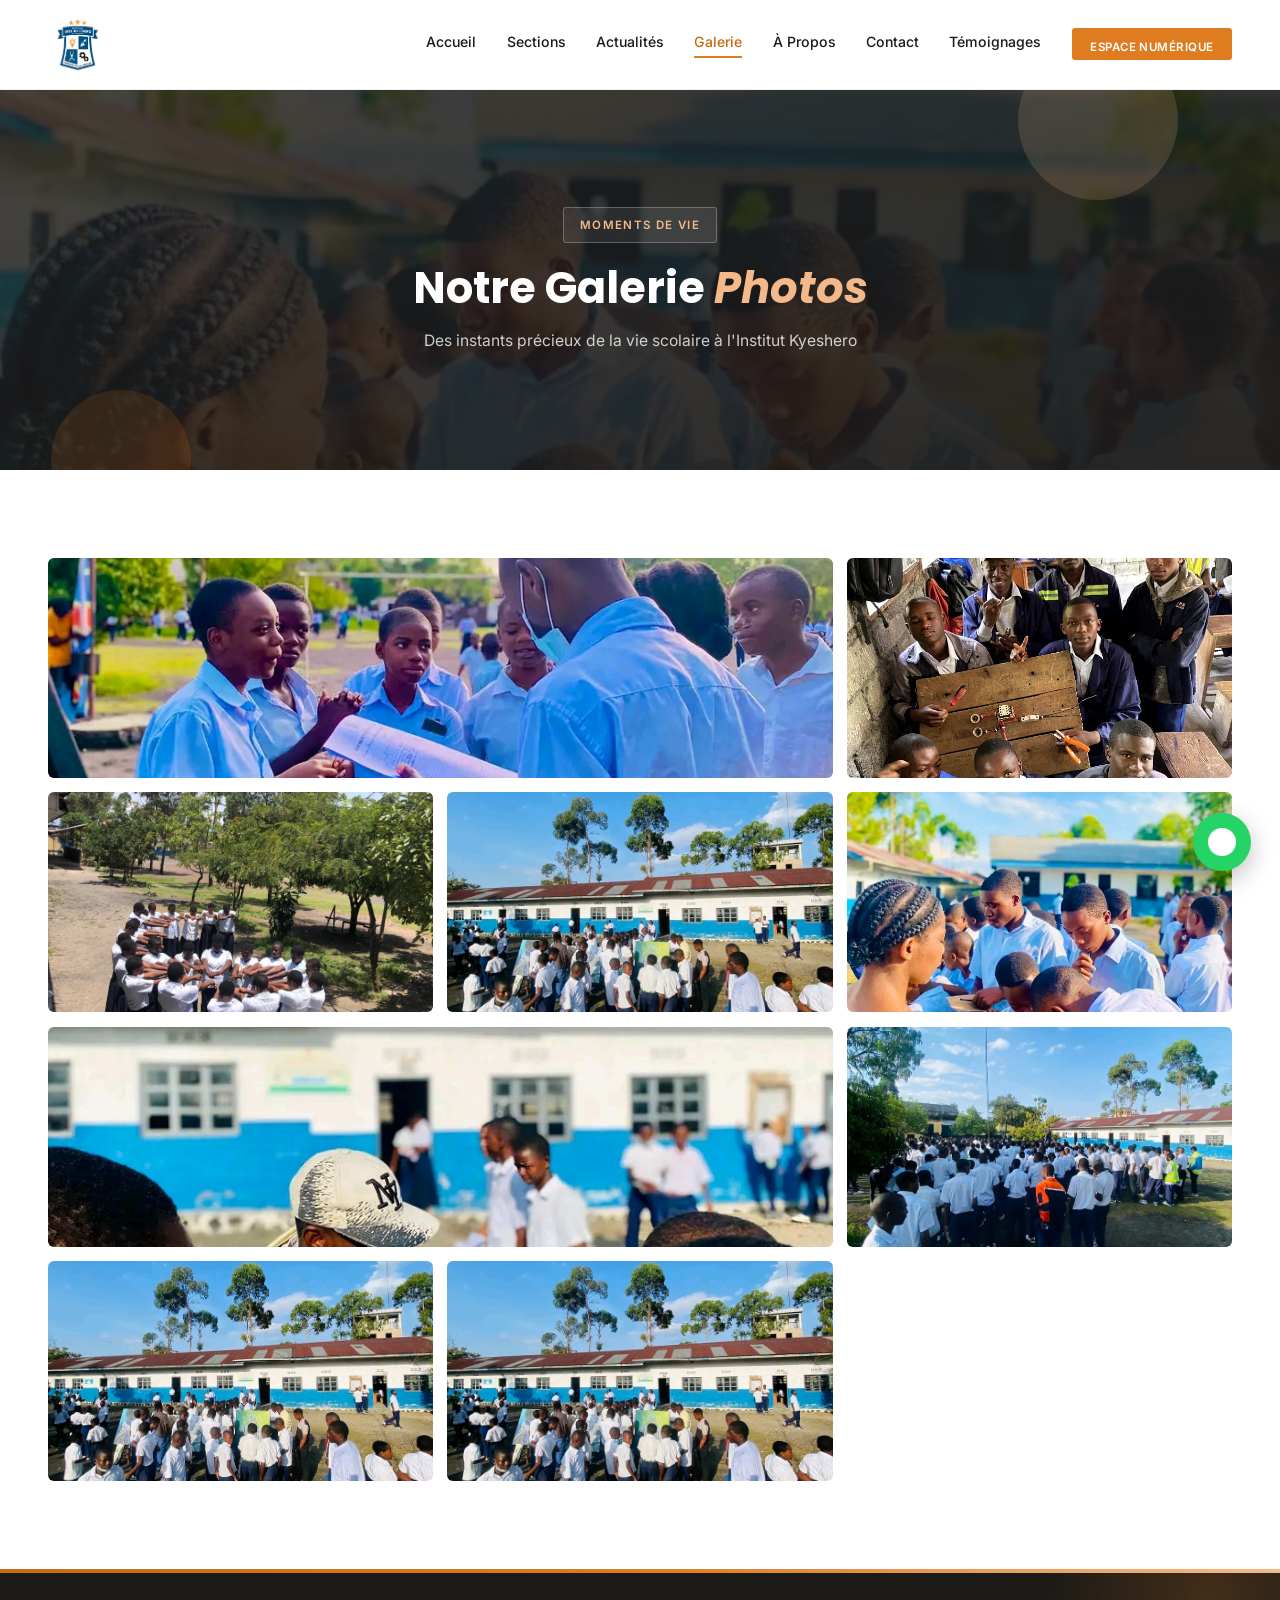
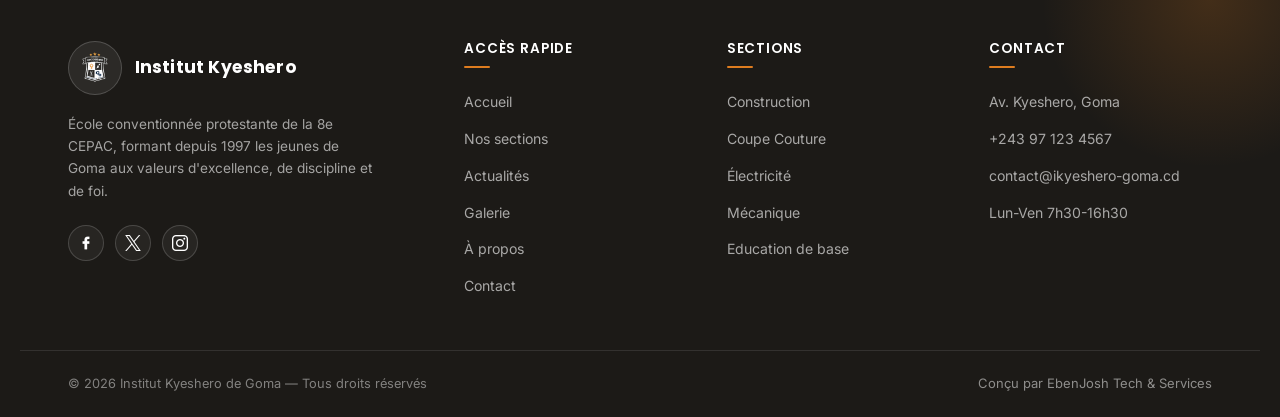
<file: galerie.html>
<!DOCTYPE html>
<html lang="fr">

<head>
    <meta charset="UTF-8" />
    <meta name="viewport" content="width=device-width,initial-scale=1.0" />
    <title>Galerie</title>
    <link
        href="https://fonts.googleapis.com/css2?family=Poppins:wght@400;500;600;700;800&family=Inter:wght@300;400;500;600;700&display=swap"
        rel="stylesheet" />
    <link rel="stylesheet" href="style.css">
</head>

<body>

    <!-- ═══ PRÉCHARGEUR ═══ -->
    <div id="site-preloader">
        <div class="preloader-inner">
            <div class="preloader-ring"></div>
            <img src="./logos/logo (2).png" alt="Institut Kyeshero" class="preloader-logo">
        </div>
        <p class="preloader-text">Chargement…</p>
    </div>
    <script>
        (function () {
            var pre = document.getElementById('site-preloader');
            if (!pre) return;
            function hide() {
                pre.classList.add('loaded');
                setTimeout(function () { pre.remove(); }, 600);
            }
            if (document.readyState === 'complete') {
                hide();
            } else {
                window.addEventListener('load', hide);
                setTimeout(hide, 8000); // filet de sécurité si la connexion est très lente
            }
        })();
    </script>

    <div id="progress"></div>
    <div id="page-main">

        <!-- NAVBAR -->
        <nav id="navbar">
            <div class="logo" onclick="goTo('home')">
                <div class="logo-emblem">
                    <img src="./logos/IMG-20260512-WA0002.jpg" alt="logo">
                </div>
                <!-- <div class="logo-text">
                    <h1>Institut Kyeshero</h1>
                    <p>Conscience dans le travail et la discipline</p>
                </div> -->
            </div>
            <div class="nav-links" id="navLinks">
                <a href="index.html">Accueil</a>
                <a href="sections.html">Sections</a>
                <a href="actualites.html">Actualités</a>
                <a href="galerie.html" class="active">Galerie</a>
                <a href="propos.html">À Propos</a>
                <a href="contacts.html">Contact</a>
                <a href="temoignages.html">Témoignages</a>
                <a href="espacenumerique.html" class="nav-espace">Espace Numérique</a>
            </div>
            <div class="hamburger" onclick="openMobileNav()">
                <span></span><span></span><span></span>
            </div>
        </nav>

        <!-- MOBILE NAV -->
        <div class="mobile-nav" id="mobileNav">
            <div class="mobile-nav-header">
                <div class="logo">
                    <div class="logo-emblem">
                        <img src="./logos/logo (2).png" alt="logo">
                    </div>
                    <!-- <div class="logo-text" style="filter:invert(1) brightness(2)">
                        <h1>Institut Kyeshero</h1>
                        <p>Conscience dans le travail et la discipline</p>
                    </div> -->
                </div>
                <button class="mob-close" onclick="closeMobileNav()">✕</button>
            </div>
            <a href="index.html">Accueil</a>
            <a href="sections.html">Sections & Formation</a>
            <a href="actualites.html">Actualités</a>
            <a href="galerie.html">Galerie</a>
            <a href="propos.html">À Propos</a>
            <a href="contacts.html">Contact & Inscriptions</a>
            <a href="temoignages.html" style="color:var(--gold-light)">Témoignages</a>
            <a href="espacenumerique.html" style="color:var(--gold-light)">Espace Numérique</a>
        </div>

        <!-- ─── GALERIE ─── -->
        <div id="view-galerie">
            <section class="page-hero">
                <div class="page-hero-media" style="background-image:url(./pictures/autresimages\ \(4\).jpg)"></div>
                <span class="page-hero-circle" aria-hidden="true"></span>
                <span class="page-hero-circle-2" aria-hidden="true"></span>
                <div class="page-hero-inner">
                    <div class="hero-eyebrow">Moments de Vie</div>
                    <h1>Notre Galerie <em>Photos</em></h1>
                    <p>Des instants précieux de la vie scolaire à l'Institut Kyeshero</p>
                </div>
            </section>
            <section class="section">
                <div class="section-inner">
                    <div class="gallery-masonry" style="grid-template-columns:repeat(3,1fr)">
                        <div class="gal-item"
                            style="background-image:url(./pictures/back\ \(2\).jpg);height:220px;grid-column:span 2">
                        </div>
                        <div class="gal-item"
                            style="background-image:url(./pictures/IMG-20260624-WA0052.jpg);height:220px">
                        </div>
                        <div class="gal-item" style="background-image:url(./pictures/6eme.jpg);height:220px">
                        </div>
                        <div class="gal-item"
                            style="background-image:url(./pictures/autresimages\ \(2\).jpg);height:220px">
                        </div>
                        <div class="gal-item"
                            style="background-image:url(./pictures/autresimages\ \(4\).jpg);height:220px">
                        </div>
                        <div class="gal-item"
                            style="background-image:url(./pictures/autresimages\ \(5\).jpg);height:220px;grid-column:span 2">
                        </div>
                        <div class="gal-item" style="background-image:url(./pictures/back\ \(1\).jpg);height:220px">
                        </div>
                        <div class="gal-item"
                            style="background-image:url(./pictures/autresimages\ \(2\).jpg);height:220px">
                        </div>
                        <div class="gal-item"
                            style="background-image:url(./pictures/autresimages\ \(2\).jpg);height:220px">
                        </div>
                    </div>
                </div>
            </section>
        </div>

        <!-- FOOTER -->
        <footer id="main-footer">
            <div class="footer-grid">
                <div class="footer-brand">
                    <div class="footer-logo-row">
                        <div class="logo-emblem">
                            <img src="./logos/logo (2).png" alt="logo">
                        </div>
                        <span class="footer-brand-name">Institut Kyeshero</span>
                    </div>
                    <p class="footer-brand-desc">École conventionnée protestante de la 8e CEPAC, formant depuis 1997
                        les jeunes de Goma aux valeurs d'excellence, de discipline et de foi.</p>
                    <div class="footer-socials">
                        <a href="#"><img src="./icons/book.png"></a>
                        <a href="#"><img src="./icons/x.png"></a>
                        <a href="#"><img src="./icons/insta.png"></a>
                        <!-- <a href="#"><img src="./icons/whastapp.png"></a> -->
                    </div>
                </div>
                <div class="footer-col">
                    <h4>Accès rapide</h4>
                    <ul>
                        <li><a href="index.html">Accueil</a></li>
                        <li><a href="sections.html">Nos sections</a></li>
                        <li><a href="actualites.html">Actualités</a></li>
                        <li><a href="galerie.html">Galerie</a></li>
                        <li><a href="propos.html">À propos</a></li>
                        <li><a href="contacts.html">Contact</a></li>
                    </ul>
                </div>
                <div class="footer-col">
                    <h4>Sections</h4>
                    <ul>
                        <li><a href="#">Construction</a></li>
                        <li><a href="#">Coupe Couture</a></li>
                        <li><a href="#">Électricité</a></li>
                        <li><a href="#">Mécanique</a></li>
                        <li><a href="#">Education de base</a></li>
                    </ul>
                </div>
                <div class="footer-col">
                    <h4>Contact</h4>
                    <ul>
                        <li><a href="#">Av. Kyeshero, Goma</a></li>
                        <li><a href="#">+243 97 123 4567</a></li>
                        <li><a href="#">contact@ikyeshero-goma.cd</a></li>
                        <li><a href="#">Lun-Ven 7h30-16h30</a></li>
                    </ul>
                </div>
            </div>
            <div class="footer-bottom">
                <span>&copy; 2026 Institut Kyeshero de Goma — Tous droits réservés</span>
                <div class="footer-motto">
                    <span style="font-size:13px;color:rgba(255,255,255,.5)">
                        Conçu par EbenJosh Tech & Services
                    </span>
                </div>
            </div>
        </footer>
        <!-- WHATSAPP -->
        <a href="https://wa.me/243971234567" class="wa-btn" target="_blank">
            <img src="./icons/whastap.png">
        </a>

        <script src="index.js"></script>
</body>

</html>
</file>
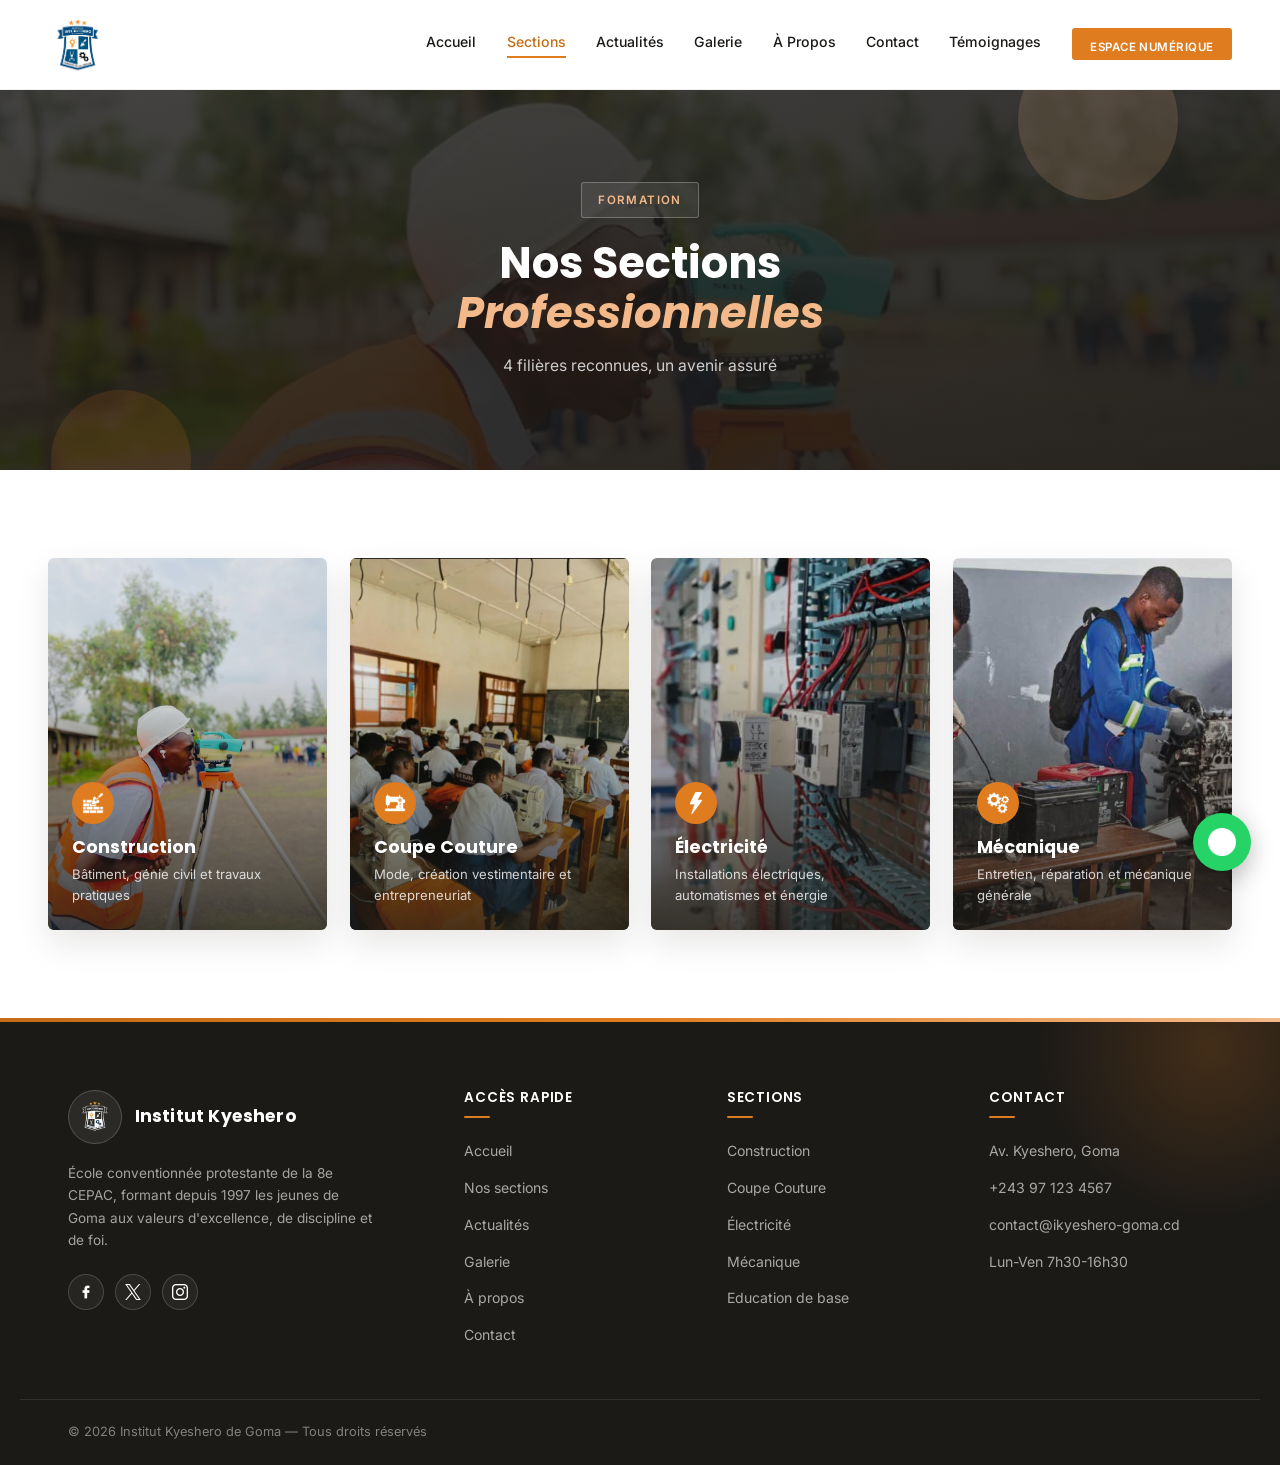
<file: sections.html>
<!DOCTYPE html>
<html lang="fr">

<head>
    <meta charset="UTF-8" />
    <meta name="viewport" content="width=device-width,initial-scale=1.0" />
    <title>Sections</title>
    <link
        href="https://fonts.googleapis.com/css2?family=Poppins:wght@400;500;600;700;800&family=Inter:wght@300;400;500;600;700&display=swap"
        rel="stylesheet" />
    <link rel="stylesheet" href="style.css">
</head>

<body>

    <!-- ═══ PRÉCHARGEUR ═══ -->
    <div id="site-preloader">
        <div class="preloader-inner">
            <div class="preloader-ring"></div>
            <img src="./logos/logo (2).png" alt="Institut Kyeshero" class="preloader-logo">
        </div>
        <p class="preloader-text">Chargement…</p>
    </div>
    <script>
        (function () {
            var pre = document.getElementById('site-preloader');
            if (!pre) return;
            function hide() {
                pre.classList.add('loaded');
                setTimeout(function () { pre.remove(); }, 600);
            }
            if (document.readyState === 'complete') {
                hide();
            } else {
                window.addEventListener('load', hide);
                setTimeout(hide, 8000); // filet de sécurité si la connexion est très lente
            }
        })();
    </script>

    <div id="progress"></div>
    <div id="page-main">

        <!-- NAVBAR -->
        <nav id="navbar">
            <div class="logo" onclick="goTo('home')">
                <div class="logo-emblem">
                    <img src="./logos/IMG-20260512-WA0002.jpg" alt="logo">
                </div>
                <!-- <div class="logo-text">
                    <h1>Institut Kyeshero</h1>
                    <p>Conscience dans le travail et la discipline</p>
                </div> -->
            </div>
            <div class="nav-links" id="navLinks">
                <a href="index.html">Accueil</a>
                <a href="sections.html" class="active">Sections</a>
                <a href="actualites.html">Actualités</a>
                <a href="galerie.html">Galerie</a>
                <a href="propos.html">À Propos</a>
                <a href="contacts.html">Contact</a>
                <a href="temoignages.html">Témoignages</a>
                <a href="espacenumerique.html" class="nav-espace">Espace Numérique</a>
            </div>
            <div class="hamburger" onclick="openMobileNav()">
                <span></span><span></span><span></span>
            </div>
        </nav>

        <!-- MOBILE NAV -->
        <div class="mobile-nav" id="mobileNav">
            <div class="mobile-nav-header">
                <div class="logo">
                    <div class="logo-emblem">
                        <img src="./logos/logo (2).png" alt="logo">
                    </div>
                    <!-- <div class="logo-text" style="filter:invert(1) brightness(2)">
                        <h1>Institut Kyeshero</h1>
                        <p>Conscience dans le travail et la discipline</p>
                    </div> -->
                </div>
                <button class="mob-close" onclick="closeMobileNav()">✕</button>
            </div>
            <a href="index.html">Accueil</a>
            <a href="sections.html">Sections & Formation</a>
            <a href="actualites.html">Actualités</a>
            <a href="galerie.html">Galerie</a>
            <a href="propos.html">À Propos</a>
            <a href="contacts.html">Contact & Inscriptions</a>
            <a href="temoignages.html" style="color:var(--gold-light)">Témoignages</a>
            <a href="espacenumerique.html" style="color:var(--gold-light)">Espace Numérique</a>
        </div>

        <!-- ─── SECTIONS ─── -->
        <div>
            <section class="page-hero">
                <div class="page-hero-media" style="background-image:url(./pictures/cons.webp)"></div>
                <span class="page-hero-circle" aria-hidden="true"></span>
                <span class="page-hero-circle-2" aria-hidden="true"></span>
                <div class="page-hero-inner">
                    <div class="hero-eyebrow">Formation</div>
                    <h1>Nos Sections <em>Professionnelles</em></h1>
                    <p>4 filières reconnues, un avenir assuré</p>
                </div>
            </section>
            <section class="section">
                <div class="section-inner">
                    <div class="sections-grid">
                        <div class="sect-card">
                            <div class="sect-card-bg" style="background-image:url(./pictures/cons.webp)">
                            </div>
                            <div class="sect-card-overlay"></div>
                            <div class="sect-card-body">
                                <div class="sect-icon">
                                    <img src="./icons/const.png">
                                </div>
                                <h3>Construction</h3>
                                <p>Bâtiment, génie civil et travaux pratiques</p>
                            </div>
                        </div>
                        <div class="sect-card">
                            <div class="sect-card-bg" style="background-image:url(./pictures/couture.jpg)">
                            </div>
                            <div class="sect-card-overlay"></div>
                            <div class="sect-card-body">
                                <div class="sect-icon">
                                    <img src="./icons/coupe2.png">
                                </div>
                                <h3>Coupe Couture</h3>
                                <p>Mode, création vestimentaire et entrepreneuriat</p>
                            </div>
                        </div>
                        <div class="sect-card">
                            <div class="sect-card-bg" style="background-image:url(./pictures/elec.webp)">
                            </div>
                            <div class="sect-card-overlay"></div>
                            <div class="sect-card-body">
                                <div class="sect-icon">
                                    <img src="./icons/elec.png">
                                </div>
                                <h3>Électricité</h3>
                                <p>Installations électriques, automatismes et énergie</p>
                            </div>
                        </div>
                        <div class="sect-card">
                            <div class="sect-card-bg" style="background-image:url(./pictures/meca.jpg)">
                            </div>
                            <div class="sect-card-overlay"></div>
                            <div class="sect-card-body">
                                <div class="sect-icon">
                                    <img src="./icons/meca.png">
                                </div>
                                <h3>Mécanique</h3>
                                <p>Entretien, réparation et mécanique générale</p>
                            </div>
                        </div>
                        <!-- <div class="sect-card">
                            <div class="sect-card-bg"
                                style="background-image:url('https://images.unsplash.com/photo-1532187863486-abf9dbad1b69?w=700&q=80')">
                            </div>
                            <div class="sect-card-overlay"></div>
                            <div class="sect-card-body">
                                <div class="sect-icon">🔬</div>
                                <h3>Bio-Chimie</h3>
                                <p>Sciences biologiques, chimie et santé</p>
                            </div>
                        </div> -->
                    </div>
                </div>
            </section>
        </div>

        <!-- FOOTER -->
        <footer id="main-footer">
            <div class="footer-grid">
                <div class="footer-brand">
                    <div class="footer-logo-row">
                        <div class="logo-emblem">
                            <img src="./logos/logo (2).png" alt="logo">
                        </div>
                        <span class="footer-brand-name">Institut Kyeshero</span>
                    </div>
                    <p class="footer-brand-desc">École conventionnée protestante de la 8e CEPAC, formant depuis 1997
                        les jeunes de Goma aux valeurs d'excellence, de discipline et de foi.</p>
                    <div class="footer-socials">
                        <a href="#"><img src="./icons/book.png"></a>
                        <a href="#"><img src="./icons/x.png"></a>
                        <a href="#"><img src="./icons/insta.png"></a>
                        <!-- <a href="#"><img src="./icons/whastapp.png"></a> -->
                    </div>
                </div>
                <div class="footer-col">
                    <h4>Accès rapide</h4>
                    <ul>
                        <li><a href="index.html">Accueil</a></li>
                        <li><a href="sections.html">Nos sections</a></li>
                        <li><a href="actualites.html">Actualités</a></li>
                        <li><a href="galerie.html">Galerie</a></li>
                        <li><a href="propos.html">À propos</a></li>
                        <li><a href="contacts.html">Contact</a></li>
                    </ul>
                </div>
                <div class="footer-col">
                    <h4>Sections</h4>
                    <ul>
                        <li><a href="#">Construction</a></li>
                        <li><a href="#">Coupe Couture</a></li>
                        <li><a href="#">Électricité</a></li>
                        <li><a href="#">Mécanique</a></li>
                        <li><a href="#">Education de base</a></li>
                    </ul>
                </div>
                <div class="footer-col">
                    <h4>Contact</h4>
                    <ul>
                        <li><a href="#">Av. Kyeshero, Goma</a></li>
                        <li><a href="#">+243 97 123 4567</a></li>
                        <li><a href="#">contact@ikyeshero-goma.cd</a></li>
                        <li><a href="#">Lun-Ven 7h30-16h30</a></li>
                    </ul>
                </div>
            </div>
            <div class="footer-bottom">
                <span>&copy; 2026 Institut Kyeshero de Goma — Tous droits réservés</span>
                <div class="footer-motto">
                    <!-- <span style="font-size:13px;color:rgba(255,255,255,.5)">
                        Développé par Josué Mukandirwa | EbenJosh Tech & Services
                    </span> -->
                </div>
            </div>
        </footer>

        <!-- WHATSAPP -->
        <a href="https://wa.me/243971234567" class="wa-btn" target="_blank">
            <img src="./icons/whastap.png">
        </a>

        <script src="index.js"></script>
</body>

</html>
</file>
<file: style.css>
/* ===========================================================
   INSTITUT KYESHERO — style.css
   Palette : orange chaud + encre + crème
   =========================================================== */

:root {
  --orange: #DE7C1F;
  --orange-dark: #C56C15;
  --orange-light: #F3B98A;
  --orange-pale: #FBE9D6;
  --ink: #1C1A17;
  --text: #6E6A64;
  --cream: #F4F1EC;
  --white: #FFFFFF;
  --gold-light: #F3B98A;
  --shadow: 0 14px 34px rgba(28, 20, 10, 0.1);
  --radius: 6px;
  --font-head: 'Poppins', sans-serif;
  --font-body: 'Inter', sans-serif;
}

* {
  margin: 0;
  padding: 0;
  box-sizing: border-box;
}

html {
  scroll-behavior: smooth;
}

body {
  font-family: var(--font-body);
  color: var(--ink);
  background: var(--white);
  line-height: 1.6;
  overflow-x: hidden;
  -webkit-font-smoothing: antialiased;
}

h1,
h2,
h3,
h4 {
  font-family: var(--font-head);
  font-weight: 700;
  line-height: 1.2;
  color: var(--ink);
}

p {
  color: var(--text);
}

a {
  color: inherit;
  text-decoration: none;
}

img {
  max-width: 100%;
  display: block;
}

button {
  font-family: inherit;
  cursor: pointer;
  border: none;
  background: none;
}

:focus-visible {
  outline: 3px solid var(--orange);
  outline-offset: 2px;
}

ul {
  list-style: none;
}

/* ===== Progress bar (scroll indicator) ===== */
#progress {
  position: fixed;
  top: 0;
  left: 0;
  height: 3px;
  width: 0%;
  background: var(--orange);
  z-index: 999;
  transition: width 0.1s ease-out;
}

/* ===== Reveal on scroll ===== */
.reveal {
  opacity: 0;
  transform: translateY(28px);
  transition: opacity 0.7s ease, transform 0.7s ease;
}

.reveal.in-view {
  opacity: 1;
  transform: translateY(0);
}

/* ===========================================================
   NAVBAR
   =========================================================== */
#navbar {
  position: sticky;
  top: 0;
  z-index: 90;
  display: flex;
  align-items: center;
  justify-content: space-between;
  padding: 0.9rem 3rem;
  background: var(--white);
  border-bottom: 1px solid rgba(28, 20, 10, 0.06);
  transition: box-shadow 0.25s ease;
}

#navbar.scrolled {
  box-shadow: 0 6px 24px rgba(28, 20, 10, 0.06);
}

.logo {
  display: flex;
  align-items: center;
  gap: 0.8rem;
  cursor: pointer;
}

.logo-emblem {
  overflow: hidden;
}

.logo-emblem img {
  width: 60px;
}

.logo-text h1 {
  font-family: var(--font-head);
  font-size: 1.1rem;
  font-weight: 700;
  letter-spacing: 0.01em;
  line-height: 1.1;
}

.logo-text p {
  font-family: var(--font-body);
  font-size: 0.65rem;
  letter-spacing: 0.05em;
  color: var(--orange-dark);
  text-transform: uppercase;
  margin-top: 2px;
}

.nav-links {
  display: flex;
  align-items: center;
  gap: 1.9rem;
}

.nav-links a {
  font-size: 0.88rem;
  font-weight: 500;
  color: var(--ink);
  position: relative;
  padding-bottom: 4px;
}

.nav-links a::after {
  content: "";
  position: absolute;
  left: 0;
  bottom: 0;
  width: 0;
  height: 2px;
  background: var(--orange);
  transition: width 0.25s ease;
}

.nav-links a:hover::after,
.nav-links a.active::after {
  width: 100%;
}

.nav-links a.active {
  color: var(--orange-dark);
}

.nav-espace {
  background: var(--orange);
  color: var(--white) !important;
  padding: 0.6rem 1.15rem;
  border-radius: 3px;
  font-size: 0.72rem !important;
  font-weight: 600 !important;
  letter-spacing: 0.04em;
  text-transform: uppercase;
}

.nav-espace::after {
  display: none;
}

.nav-espace:hover {
  background: var(--orange-dark);
}

.hamburger {
  display: none;
  flex-direction: column;
  gap: 5px;
  cursor: pointer;
  padding: 0.4rem;
}

.hamburger span {
  width: 24px;
  height: 2px;
  background: var(--ink);
  display: block;
}

/* ===== Mobile nav ===== */
.mobile-nav {
  position: fixed;
  top: 0;
  right: -100%;
  width: min(320px, 85vw);
  height: 100vh;
  background: var(--ink);
  z-index: 200;
  padding: 1.5rem;
  display: flex;
  flex-direction: column;
  gap: 1.4rem;
  transition: right 0.35s ease;
  overflow-y: auto;
}

.mobile-nav.open {
  right: 0;
}

.mobile-nav-header {
  display: flex;
  align-items: center;
  justify-content: space-between;
  padding-bottom: 1.2rem;
  border-bottom: 1px solid rgba(255, 255, 255, 0.15);
  margin-bottom: 0.5rem;
}

.mobile-nav-header .logo-text h1 {
  color: var(--white);
}

.mob-close {
  color: var(--white);
  font-size: 1.4rem;
  background: none;
}

.mobile-nav a {
  color: rgba(255, 255, 255, 0.85);
  font-size: 1.05rem;
  padding: 0.6rem 0;
  border-bottom: 1px solid rgba(255, 255, 255, 0.08);
}

.mobile-nav a:hover {
  color: var(--orange-light);
}

.nav-overlay {
  position: fixed;
  inset: 0;
  background: rgba(0, 0, 0, 0.4);
  z-index: 199;
  opacity: 0;
  pointer-events: none;
  transition: opacity 0.3s ease;
}

.nav-overlay.open {
  opacity: 1;
  pointer-events: auto;
}

/* ===========================================================
   HERO
   =========================================================== */
.hero {
  position: relative;
  min-height: 88vh;
  display: flex;
  flex-direction: column;
  justify-content: center;
  overflow: hidden;
  padding: 4rem 3rem 8rem;
}

.hero-slides {
  position: absolute;
  inset: 0;
  z-index: -2;
}

.hslide {
  position: absolute;
  inset: 0;
  background-size: cover;
  background-position: center;
  background-color: var(--cream);
  opacity: 0;
  transition: opacity 1.2s ease;
}

.hslide.active {
  opacity: 1;
}

/* Fallback visual pattern until real photos are wired in via background-image */
.hslide-1 {
  background-image: linear-gradient(135deg, #EAD9C4, #DDCBB0);
}

.hslide-2 {
  background-image: linear-gradient(135deg, #E3CBAE, #D4B996);
}

.hslide-3 {
  background-image: linear-gradient(135deg, #DCC8AB, #C9B090);
}

.hslide-4 {
  background-image: linear-gradient(135deg, #E7D2B4, #D8C09E);
}

.hslide-overlay {
  position: absolute;
  inset: 0;
  background: linear-gradient(180deg, rgba(28, 26, 23, 0.25) 0%, rgba(28, 26, 23, 0.68) 100%);
}

.hero-content {
  position: relative;
  z-index: 2;
  max-width: 680px;
  color: var(--white);
}

.hero-eyebrow {
  display: inline-block;
  font-size: 0.72rem;
  font-weight: 600;
  letter-spacing: 0.12em;
  text-transform: uppercase;
  color: var(--orange-light);
  background: rgba(255, 255, 255, 0.08);
  border: 1px solid rgba(255, 255, 255, 0.25);
  padding: 0.5rem 1rem;
  border-radius: 3px;
  margin-bottom: 1.5rem;
}

.hero-content h2 {
  font-family: var(--font-head);
  font-size: clamp(2.2rem, 5vw, 3.6rem);
  font-weight: 700;
  color: var(--white);
  margin-bottom: 1.2rem;
}

.hero-content h2 em {
  display: block;
  font-style: italic;
  color: var(--orange-light);
}

.hero-tagline {
  font-size: 1.05rem;
  color: rgba(255, 255, 255, 0.85);
  max-width: 52ch;
  margin-bottom: 2.2rem;
}

.hero-actions {
  display: flex;
  gap: 1rem;
  flex-wrap: wrap;
}

.btn-gold {
  display: inline-flex;
  align-items: center;
  gap: 6px;
  background: var(--orange);
  color: var(--white);
  font-family: var(--font-head);
  font-weight: 600;
  font-size: 0.78rem;
  letter-spacing: 0.04em;
  text-transform: uppercase;
  padding: 0.9rem 1.6rem;
  border-radius: 3px;
  transition: background 0.2s ease, transform 0.2s ease, box-shadow 0.2s ease;
}

.btn-gold:hover {
  background: var(--orange-dark);
  transform: translateY(-2px);
  box-shadow: 0 10px 24px rgba(222, 124, 31, .35);
}

.btn-ghost {
  display: inline-flex;
  align-items: center;
  gap: 6px;
  background: transparent;
  color: var(--white);
  border: 1px solid rgba(255, 255, 255, 0.5);
  font-family: var(--font-head);
  font-weight: 600;
  font-size: 0.78rem;
  letter-spacing: 0.04em;
  text-transform: uppercase;
  padding: 0.85rem 1.55rem;
  border-radius: 3px;
  transition: border-color 0.2s ease, background 0.2s ease;
}

.btn-ghost:hover {
  border-color: var(--white);
  background: rgba(255, 255, 255, 0.08);
}

.hdots {
  position: absolute;
  bottom: 210px;
  left: 3rem;
  display: flex;
  gap: 0.5rem;
  z-index: 3;
}

.hdots span {
  width: 8px;
  height: 8px;
  border-radius: 50%;
  background: rgba(255, 255, 255, 0.4);
  cursor: pointer;
  transition: background 0.2s ease, width 0.2s ease;
}

.hdots span.active {
  background: var(--orange);
  width: 22px;
  border-radius: 5px;
}

.hero-stats {
  position: absolute;
  bottom: 0;
  left: 0;
  right: 0;
  z-index: 3;
  background: var(--ink);
  display: grid;
  grid-template-columns: repeat(4, 1fr);
}

.hero-stat {
  padding: 1.6rem 1rem;
  text-align: center;
  border-right: 1px solid rgba(255, 255, 255, 0.1);
}

.hero-stat:last-child {
  border-right: none;
}

.hero-stat .num {
  font-family: var(--font-head);
  font-size: 1.8rem;
  font-weight: 700;
  color: var(--orange-light);
}

.hero-stat .lbl {
  font-size: 0.72rem;
  color: rgba(255, 255, 255, 0.65);
  text-transform: uppercase;
  letter-spacing: 0.04em;
  margin-top: 0.3rem;
}

/* ===========================================================
   HERO — PAGE D'ACCUEIL (disposition façon prototype :
   photo + carte blanche superposée + bloc orange)
   Scopé à #view-home pour ne pas impacter le hero des autres pages.
   =========================================================== */
#view-home .hero {
  position: relative;
  min-height: 0;
  display: grid;
  grid-template-columns: 1fr;
  max-width: 1240px;
  margin: 0 auto;
  padding: 2.5rem 3rem 2.5rem;
  overflow: visible;
  background-image: linear-gradient(155deg, rgba(197, 108, 21, .68), rgba(28, 20, 10, .74)), url('./pictures/back/qwer.jpg');
  background-size: cover;
  background-position: center;
}

#view-home .hero-media {
  position: relative;
}

#view-home .hero-slides {
  position: relative;
  inset: auto;
  z-index: 0;
  width: 100%;
  aspect-ratio: 4 / 3;
  border-radius: var(--radius);
  overflow: hidden;
}

#view-home .hslide {
  position: absolute;
  inset: 0;
}

#view-home .hero-circle {
  position: absolute;
  top: -22px;
  right: -14px;
  width: 92px;
  height: 92px;
  border-radius: 50%;
  background: linear-gradient(135deg, var(--orange-light), var(--orange-dark));
  box-shadow: 0 14px 28px rgba(222, 124, 31, .4), 0 0 0 6px var(--cream);
  z-index: 1;
  display: flex;
  align-items: center;
  justify-content: center;
}

#view-home .hero-circle::after {
  content: '🎓';
  font-size: 1.9rem;
  line-height: 1;
  filter: drop-shadow(0 2px 3px rgba(0, 0, 0, .18));
}

#view-home .hdots {
  position: absolute;
  bottom: 16px;
  left: 16px;
  right: auto;
  top: auto;
  z-index: 3;
}

#view-home .hero-block {
  position: relative;
  margin: -56px 0 0;
  z-index: 2;
}

#view-home .hero-orange {
  display: none;
}

#view-home .hero-card {
  position: relative;
  z-index: 2;
  margin-left: 8%;
  max-width: none;
  background: var(--white);
  padding: 2.1rem 1.8rem;
  border-radius: var(--radius);
  box-shadow: 0 26px 50px rgba(28, 20, 10, .16);
}

#view-home .hero-card .hero-eyebrow {
  display: inline-flex;
  align-items: center;
  gap: .5rem;
  color: var(--orange-dark);
  background: var(--orange-pale);
  border: 1px solid rgba(222, 124, 31, .25);
}

#view-home .hero-card .hero-eyebrow::before {
  content: '';
  width: 6px;
  height: 6px;
  border-radius: 50%;
  background: var(--orange);
  flex-shrink: 0;
}

#view-home .hero-card h2 {
  color: var(--ink);
  font-size: clamp(1.6rem, 3.2vw, 2.3rem);
  margin-bottom: .8rem;
}

#view-home .hero-card h2 em {
  color: var(--orange);
}

#view-home .hero-card .hero-tagline {
  color: var(--text);
  font-size: .92rem;
  max-width: none;
  margin-bottom: 1.3rem;
}

#view-home .btn-ghost-dark {
  display: inline-flex;
  align-items: center;
  gap: 6px;
  background: transparent;
  color: var(--ink);
  border: 1px solid rgba(28, 20, 10, .25);
  font-family: var(--font-head);
  font-weight: 600;
  font-size: 0.78rem;
  letter-spacing: 0.04em;
  text-transform: uppercase;
  padding: 0.85rem 1.55rem;
  border-radius: 3px;
  transition: border-color 0.2s ease, background 0.2s ease;
}

#view-home .btn-ghost-dark:hover {
  border-color: var(--ink);
  background: rgba(28, 20, 10, .05);
}

@media (max-width: 520px) {
  #view-home .hero-actions {
    flex-direction: column;
  }

  #view-home .hero-actions .btn-gold,
  #view-home .hero-actions .btn-ghost-dark {
    width: 100%;
    justify-content: center;
  }
}

/* Mise en page dédiée aux grands écrans : image et texte côte à côte
   au lieu de l'empilement mobile (qui reste utilisé en dessous de 900px) */
@media (min-width: 900px) {
  #view-home .hero {
    grid-template-columns: 1fr 1.05fr;
    align-items: center;
    gap: 3.5rem;
    min-height: 560px;
    padding: 3.5rem 3rem;
  }

  #view-home .hero-slides {
    aspect-ratio: 5 / 4;
  }

  #view-home .hero-block {
    margin: 0;
  }

  #view-home .hero-card {
    margin-left: 0;
    padding: 2.6rem 2.4rem;
  }

  #view-home .hero-card .hero-tagline {
    max-width: 46ch;
  }
}

/* Bande stats : superposée en absolu à l'origine, désormais bande statique sous le hero */
.hero-stats-wrap {
  background: var(--ink);
}

.hero-stats-wrap .hero-stats {
  position: static;
  max-width: 1240px;
  margin: 0 auto;
  display: grid;
  grid-template-columns: repeat(4, 1fr);
}

/* ===========================================================
   MISSION (bandeau crème, citation centrée — façon prototype)
   =========================================================== */
.mission {
  background: var(--cream);
  padding: 4.5rem 3rem;
  text-align: center;
}

.eyebrow {
  font-family: var(--font-body);
  font-size: 0.72rem;
  font-weight: 600;
  letter-spacing: 0.12em;
  text-transform: uppercase;
  color: var(--text);
  margin-bottom: 0.7rem;
}

.eyebrow.center {
  text-align: center;
}

.mission-title {
  max-width: 720px;
  margin: 0 auto;
  font-family: var(--font-head);
  font-size: 1.5rem;
  font-weight: 500;
  color: var(--ink);
}

.mission-title strong {
  font-weight: 800;
}

/* ===========================================================
   À PROPOS (3 colonnes façon prototype : texte / citation / photo)
   =========================================================== */
.apropos {
  max-width: 1240px;
  margin: 0 auto;
  padding: 4.5rem 3rem;
  display: grid;
  grid-template-columns: 1fr;
  gap: 2rem;
}

.apropos-desc {
  color: var(--text);
  font-size: 0.92rem;
  margin-bottom: 1rem;
  max-width: 32ch;
}

.link-underline {
  display: inline-block;
  font-family: var(--font-head);
  font-weight: 700;
  font-style: italic;
  border-bottom: 2px solid var(--ink);
  padding-bottom: 2px;
  font-size: 0.88rem;
}

.link-arrow {
  display: inline-block;
  font-size: 0.85rem;
  font-weight: 600;
  color: var(--ink);
  margin-top: 0.6rem;
}

.apropos-quote {
  position: relative;
}

.quote-mark {
  font-family: Georgia, serif;
  font-size: 3.6rem;
  color: var(--orange);
  line-height: 1;
  display: block;
  margin-bottom: 0.4rem;
}

.quote-mark-orange {
  color: var(--orange-light);
}

.apropos-quote p {
  font-size: 0.92rem;
  color: var(--ink);
  max-width: 300px;
  margin-bottom: 0.8rem;
}

.quote-author {
  font-style: italic;
  font-weight: 700;
  font-size: 0.85rem;
  color: var(--ink);
}

.apropos-photo {
  aspect-ratio: 16 / 11;
  border-radius: var(--radius);
  background-size: cover;
  background-position: center;
  box-shadow: var(--shadow);
}

/* ===========================================================
   SECTIONS PROFESSIONNELLES — composition superposée façon prototype
   (photo + cartes icônes qui chevauchent le bas de l'image)
   =========================================================== */
.features {
  max-width: 1240px;
  margin: 0 auto;
  padding: 0 3rem 5rem;
  display: grid;
  grid-template-columns: 1fr;
}

.features-photo {
  position: relative;
  aspect-ratio: 4 / 5;
  border-radius: var(--radius);
  background-size: cover;
  background-position: center;
  box-shadow: var(--shadow);
}

.features-cards {
  position: absolute;
  left: 16px;
  right: 16px;
  bottom: -26px;
  display: grid;
  grid-template-columns: 1fr 1fr;
  gap: 10px;
}

.feature-card {
  background: var(--white);
  border-radius: var(--radius);
  padding: 1.1rem 0.8rem;
  text-align: center;
  box-shadow: 0 14px 30px rgba(0, 0, 0, .12);
  display: flex;
  flex-direction: column;
  align-items: center;
  gap: 0.5rem;
  font-family: var(--font-head);
  font-size: 0.72rem;
  font-weight: 700;
  letter-spacing: 0.03em;
  color: var(--ink);
  transition: transform 0.25s ease, box-shadow 0.25s ease;
}

.feature-card:hover {
  transform: translateY(-4px);
  box-shadow: 0 18px 36px rgba(0, 0, 0, .16);
}

.feature-icon-img {
  width: 30px;
  height: 30px;
  object-fit: contain;
}

.features-side {
  margin-top: 3.5rem;
  display: flex;
  flex-direction: column;
}

.features-note {
  background: var(--white);
  padding: 1.8rem 1.6rem 2.4rem;
}

.features-note h3 {
  font-family: var(--font-head);
  font-size: 1.4rem;
  margin: 0.3rem 0 0.8rem;
}

.features-desc {
  color: var(--text);
  font-size: 0.92rem;
  margin-bottom: 1.2rem;
}

.features-orange {
  height: 90px;
  background: var(--orange);
}

/* ===========================================================
   BIENVENUE / TÉMOIGNAGES — façon prototype "welcome"
   =========================================================== */
.welcome {
  background: var(--cream);
  padding: 4.5rem 3rem;
  max-width: 1240px;
  margin: 0 auto;
  display: grid;
  grid-template-columns: 1fr;
  gap: 2rem;
}

.welcome-quote p {
  font-style: italic;
  font-weight: 600;
  color: var(--orange-dark);
  font-size: 1.05rem;
  line-height: 1.6;
}

.welcome-text h2 {
  font-family: var(--font-head);
  font-size: 1.6rem;
  margin-bottom: 0.8rem;
}

.welcome-text p {
  color: var(--text);
  font-size: 0.92rem;
  margin-bottom: 1.2rem;
}

/* ===========================================================
   ENSEIGNANTS / ESPACE NUMÉRIQUE — composition superposée
   façon prototype (photo + carte blanche + bloc orange)
   =========================================================== */
.enseignants {
  max-width: 1240px;
  margin: 0 auto;
  padding: 4.5rem 3rem 6rem;
}

.ens-photo {
  position: relative;
  aspect-ratio: 4 / 3;
  border-radius: var(--radius);
  background-size: cover;
  background-position: center;
  box-shadow: var(--shadow);
}

.ens-card {
  position: absolute;
  left: -4%;
  bottom: -14%;
  width: 62%;
  background: var(--white);
  padding: 1.6rem 1.5rem;
  border-radius: var(--radius);
  box-shadow: 0 20px 40px rgba(0, 0, 0, .14);
}

.ens-card h3 {
  font-family: var(--font-head);
  font-size: 1.15rem;
  margin-bottom: 0.6rem;
}

.ens-card p {
  color: var(--text);
  font-size: 0.88rem;
  margin-bottom: 0.4rem;
}

.ens-tag {
  margin-top: 0.9rem;
  border-left: 3px solid var(--orange);
  padding-left: 0.6rem;
  font-family: var(--font-head);
  font-weight: 700;
  font-size: 0.7rem;
  letter-spacing: 0.05em;
  text-transform: uppercase;
}

.ens-orange {
  position: absolute;
  right: -4%;
  bottom: -14%;
  width: 36%;
  background: var(--orange);
  color: var(--white);
  padding: 1.3rem 1.2rem;
  border-radius: var(--radius);
}

.ens-orange-eyebrow {
  font-size: 0.68rem;
  font-weight: 600;
  text-transform: uppercase;
  letter-spacing: 0.06em;
  opacity: .9;
  margin-bottom: 0.5rem;
}

.ens-orange h3 {
  font-family: var(--font-head);
  font-size: 1.05rem;
  color: var(--white);
}

/* Accent décoratif sur le bandeau contact, façon prototype */
.contact-strip {
  position: relative;
  overflow: hidden;
}

.contact-circle {
  position: absolute;
  right: 8%;
  top: -30px;
  width: 90px;
  height: 90px;
  border-radius: 50%;
  background: rgba(255, 255, 255, 0.12);
  z-index: 0;
}

/* ===========================================================
   ANNONCE BAND (marquee)
   =========================================================== */
.annonce-band {
  background: var(--orange);
  overflow: hidden;
  white-space: nowrap;
  padding: 0.7rem 0;
}

.annonce-track {
  display: inline-flex;
  animation: marquee 22s linear infinite;
}

.annonce-item {
  display: inline-flex;
  align-items: center;
  gap: 0.6rem;
  color: var(--white);
  font-size: 0.85rem;
  font-weight: 500;
  padding: 0 2.5rem;
}

.annonce-item .dot {
  width: 6px;
  height: 6px;
  border-radius: 50%;
  background: var(--white);
  flex-shrink: 0;
}

@keyframes marquee {
  from {
    transform: translateX(0);
  }

  to {
    transform: translateX(-50%);
  }
}

/* ===========================================================
   SECTION UTILITIES
   =========================================================== */
.section {
  padding: 5.5rem 3rem;
}

.section-bg {
  background: var(--cream);
}

.section-inner {
  max-width: 1240px;
  margin: 0 auto;
}

.section-head-row {
  display: flex;
  justify-content: space-between;
  align-items: flex-end;
  gap: 2rem;
  margin-bottom: 3rem;
  flex-wrap: wrap;
}

.section-label {
  font-family: var(--font-body);
  font-size: 0.72rem;
  font-weight: 600;
  letter-spacing: 0.12em;
  text-transform: uppercase;
  color: var(--text);
  margin-bottom: 0.6rem;
}

.section-h2 {
  font-family: var(--font-head);
  font-weight: 700;
  font-size: clamp(1.6rem, 3vw, 2.3rem);
}

.section-intro {
  max-width: 40ch;
  font-size: 0.92rem;
  color: var(--text);
}

/* ===========================================================
   NEWS GRID
   =========================================================== */
.news-grid {
  display: grid;
  grid-template-columns: repeat(3, 1fr);
  gap: 1.6rem;
}

.news-card {
  background: var(--white);
  border-radius: var(--radius);
  overflow: hidden;
  box-shadow: var(--shadow);
  transition: transform 0.25s ease;
}

.news-card:hover {
  transform: translateY(-6px);
}

.news-img {
  position: relative;
  background-size: cover;
  background-position: center;
  background-color: var(--cream);
}

.news-category {
  position: absolute;
  top: 1rem;
  left: 1rem;
  background: var(--orange);
  color: var(--white);
  font-size: 0.65rem;
  font-weight: 700;
  text-transform: uppercase;
  letter-spacing: 0.05em;
  padding: 0.35rem 0.8rem;
  border-radius: 3px;
}

.news-body {
  padding: 1.5rem;
}

.news-date {
  font-size: 0.75rem;
  color: var(--orange-dark);
  font-weight: 600;
  text-transform: uppercase;
  letter-spacing: 0.04em;
  margin-bottom: 0.6rem;
}

.news-title {
  font-family: var(--font-head);
  font-size: 1.05rem;
  font-weight: 700;
  color: var(--ink);
  margin-bottom: 0.9rem;
  line-height: 1.35;
}

.news-excerpt {
  font-size: 0.88rem;
  margin-bottom: 1rem;
}

.news-link {
  display: inline-flex;
  align-items: center;
  gap: 0.4rem;
  font-size: 0.85rem;
  font-weight: 600;
  color: var(--orange-dark);
}

.news-link .arrow {
  transition: transform 0.2s ease;
}

.news-link:hover .arrow {
  transform: translateX(4px);
}

/* ===========================================================
   SECTIONS PROFESSIONNELLES (cards photo)
   =========================================================== */
.sections-grid {
  display: grid;
  grid-template-columns: repeat(4, 1fr);
  gap: 1.4rem;
}

.sect-card {
  position: relative;
  aspect-ratio: 3/4;
  border-radius: var(--radius);
  overflow: hidden;
  box-shadow: var(--shadow);
}

.sect-card-bg {
  position: absolute;
  inset: 0;
  background-size: cover;
  background-position: center;
  background-color: var(--orange-pale);
  transition: transform 0.4s ease;
}

.sect-card:hover .sect-card-bg {
  transform: scale(1.08);
}

.sect-card-overlay {
  position: absolute;
  inset: 0;
  background: linear-gradient(180deg, rgba(28, 26, 23, 0.08) 30%, rgba(28, 26, 23, 0.8) 100%);
}

.sect-card-tag {
  position: absolute;
  top: 1rem;
  right: 1rem;
  background: var(--orange);
  color: var(--white);
  font-size: 0.65rem;
  font-weight: 700;
  text-transform: uppercase;
  padding: 0.3rem 0.7rem;
  border-radius: 3px;
  z-index: 2;
}

.sect-card-body {
  position: absolute;
  bottom: 0;
  left: 0;
  right: 0;
  z-index: 2;
  padding: 1.5rem;
  color: var(--white);
}

.sect-icon {
  width: 42px;
  height: 42px;
  border-radius: 50%;
  background: var(--orange);
  display: flex;
  align-items: center;
  justify-content: center;
  margin-bottom: 0.8rem;
}

.sect-icon img {
  width: 22px;
  height: 22px;
  filter: brightness(0) invert(1);
}

.sect-card-body h3 {
  font-family: var(--font-head);
  color: var(--white);
  font-size: 1.1rem;
  margin-bottom: 0.4rem;
}

.sect-card-body p {
  color: rgba(255, 255, 255, 0.8);
  font-size: 0.82rem;
}

/* ===========================================================
   STATS BAND
   =========================================================== */
.stats-band {
  background: var(--ink);
  padding: 3.5rem 3rem;
}

.stats-grid {
  max-width: 1240px;
  margin: 0 auto;
  display: grid;
  grid-template-columns: repeat(4, 1fr);
  text-align: center;
}

.stat-item {
  border-right: 1px solid rgba(255, 255, 255, 0.1);
  padding: 0 1rem;
}

.stat-item:last-child {
  border-right: none;
}

.stat-num {
  font-family: var(--font-head);
  font-size: 2.4rem;
  font-weight: 700;
  color: var(--orange-light);
}

.stat-lbl {
  font-size: 0.8rem;
  color: rgba(255, 255, 255, 0.65);
  margin-top: 0.4rem;
  text-transform: uppercase;
  letter-spacing: 0.03em;
}

/* ===========================================================
   TÉMOIGNAGES
   =========================================================== */
.testimonials-wrap {
  background: var(--cream);
  border-radius: var(--radius);
  padding: 3rem;
  text-align: center;
  color: var(--text);
}

.testi-card {
  background: var(--white);
  border-radius: var(--radius);
  padding: 2rem;
  box-shadow: var(--shadow);
  min-width: 320px;
}

.testi-stars {
  color: var(--orange);
  margin-bottom: 0.8rem;
}

.testi-text {
  font-size: 0.92rem;
  margin-bottom: 1.3rem;
}

.testi-author {
  display: flex;
  align-items: center;
  gap: 0.9rem;
}

.testi-avatar {
  width: 44px;
  height: 44px;
  border-radius: 50%;
  background-size: cover;
  background-position: center;
  background-color: var(--orange-pale);
  flex-shrink: 0;
}

.testi-name {
  font-weight: 700;
  font-size: 0.9rem;
  color: var(--ink);
}

.testi-role {
  font-size: 0.78rem;
  color: var(--text);
}

.testi-nav {
  display: flex;
  gap: 0.8rem;
  justify-content: center;
  margin-top: 1.5rem;
}

.testi-btn {
  width: 40px;
  height: 40px;
  border-radius: 50%;
  border: 1px solid var(--orange);
  color: var(--orange-dark);
  font-size: 1.1rem;
}

.testi-btn:hover {
  background: var(--orange);
  color: var(--white);
}

.temoi {
  text-align: center;
  margin-top: 2rem;
}

.temoi button {
  background: var(--orange);
  color: var(--white);
  font-family: var(--font-head);
  font-weight: 600;
  font-size: 0.78rem;
  text-transform: uppercase;
  letter-spacing: 0.04em;
  padding: 0.9rem 2rem;
  border-radius: 3px;
  transition: background 0.2s ease, transform 0.2s ease;
}

.temoi button:hover {
  transform: translateY(-2px);
}

.temoi button:hover {
  background: var(--orange-dark);
}

.temoi button a {
  color: var(--white);
}

/* ===========================================================
   ESPACE NUMÉRIQUE
   =========================================================== */
.espace-grid {
  display: grid;
}

.espace-card {
  position: relative;
  border-radius: var(--radius);
  overflow: hidden;
  min-height: 420px;
  display: flex;
  align-items: center;
  box-shadow: var(--shadow);
}

.espace-card-bg {
  position: absolute;
  inset: 0;
  background-size: cover;
  background-position: center;
  background-color: var(--ink);
}

.espace-card-overlay {
  position: absolute;
  inset: 0;
  background: linear-gradient(100deg, rgba(222, 124, 31, 0.95) 0%, rgba(28, 26, 23, 0.75) 55%, rgba(28, 26, 23, 0.35) 100%);
}

.espace-card-content {
  position: relative;
  z-index: 2;
  padding: 3.5rem;
  max-width: 560px;
  color: var(--white);
}

.espace-badge {
  display: inline-block;
  font-size: 0.7rem;
  font-weight: 700;
  letter-spacing: 0.1em;
  text-transform: uppercase;
  background: rgba(255, 255, 255, 0.15);
  border: 1px solid rgba(255, 255, 255, 0.4);
  padding: 0.4rem 0.9rem;
  border-radius: 3px;
  margin-bottom: 1.2rem;
}

.espace-card-content h3 {
  font-family: var(--font-head);
  color: var(--white);
  font-size: 1.9rem;
  margin-bottom: 1rem;
}

.espace-card-content>p {
  color: rgba(255, 255, 255, 0.85);
  margin-bottom: 1.5rem;
}

.espace-features {
  display: grid;
  grid-template-columns: 1fr 1fr;
  gap: 0.7rem;
  margin-bottom: 2rem;
}

.espace-feat {
  font-size: 0.85rem;
  color: rgba(255, 255, 255, 0.92);
  padding-left: 1.3rem;
  position: relative;
}

.espace-feat::before {
  content: "✓";
  position: absolute;
  left: 0;
  top: 0;
  color: var(--orange-light);
  font-weight: 700;
}

.espace-cta {
  background: var(--white);
  color: var(--ink);
  font-family: var(--font-head);
  font-weight: 600;
  font-size: 0.78rem;
  text-transform: uppercase;
  letter-spacing: 0.04em;
  padding: 0.85rem 1.7rem;
  border-radius: 3px;
  transition: background 0.2s ease, transform 0.2s ease;
}

.espace-cta:hover {
  background: var(--orange-pale);
  transform: translateY(-2px);
}

/* ===========================================================
   GALERIE
   =========================================================== */
.gallery-masonry {
  display: grid;
  grid-template-columns: repeat(4, 1fr);
  gap: 0.9rem;
}

.gal-item {
  background-size: cover;
  background-position: center;
  background-color: var(--cream);
  border-radius: var(--radius);
  transition: transform 0.3s ease, box-shadow 0.3s ease;
}

.gal-item:hover {
  transform: scale(1.02);
  box-shadow: var(--shadow);
}

/* ===========================================================
   CONTACT STRIP
   =========================================================== */
.contact-strip {
  background: var(--orange);
  padding: 4rem 3rem;
}

.contact-inner {
  position: relative;
  z-index: 1;
  max-width: 1240px;
  margin: 0 auto;
  display: flex;
  justify-content: space-between;
  align-items: center;
  gap: 2.5rem;
  flex-wrap: wrap;
}

.contact-text h2 {
  color: var(--white);
  font-size: 1.8rem;
  margin-bottom: 0.5rem;
}

.contact-text p {
  color: rgba(255, 255, 255, 0.85);
}

.contact-items {
  display: flex;
  gap: 2.2rem;
  flex-wrap: wrap;
}

.contact-item {
  display: flex;
  align-items: center;
  gap: 0.8rem;
}

.contact-item-icon {
  width: 42px;
  height: 42px;
  border-radius: 50%;
  background: rgba(255, 255, 255, 0.18);
  display: flex;
  align-items: center;
  justify-content: center;
  flex-shrink: 0;
}

.contact-item-icon img {
  width: 20px;
  height: 20px;
  filter: brightness(0) invert(1);
}

.contact-item-text {
  font-size: 0.7rem;
  color: rgba(255, 255, 255, 0.75);
  text-transform: uppercase;
  letter-spacing: 0.05em;
}

.contact-item-val {
  color: var(--white);
  font-weight: 600;
  font-size: 0.92rem;
}

/* ===========================================================
   FOOTER
   =========================================================== */
#main-footer {
  position: relative;
  background: var(--ink);
  color: rgba(255, 255, 255, 0.7);
  overflow: hidden;
}

#main-footer::before {
  content: '';
  position: absolute;
  top: 0;
  left: 0;
  right: 0;
  height: 4px;
  background: linear-gradient(90deg, var(--orange-dark), var(--orange), var(--orange-light));
  z-index: 2;
}

#main-footer::after {
  content: '';
  position: absolute;
  top: -140px;
  right: -100px;
  width: 340px;
  height: 340px;
  border-radius: 50%;
  background: radial-gradient(circle, rgba(222, 124, 31, .2), transparent 70%);
  pointer-events: none;
  z-index: 0;
}

.footer-grid {
  position: relative;
  z-index: 1;
  max-width: 1240px;
  margin: 0 auto;
  padding: 4.5rem 3rem 2.5rem;
  display: grid;
  grid-template-columns: 1.6fr 1fr 1fr 1fr;
  gap: 2.5rem;
}

.footer-logo-row {
  display: flex;
  align-items: center;
  gap: .8rem;
  margin-bottom: 1.1rem;
}

.footer-logo-row .logo-emblem {
  width: 54px;
  height: 54px;
  border-radius: 50%;
  background: rgba(255, 255, 255, .07);
  border: 1px solid rgba(255, 255, 255, .18);
  display: flex;
  align-items: center;
  justify-content: center;
  overflow: hidden;
  padding: 7px;
  flex-shrink: 0;
}

.footer-logo-row .logo-emblem img {
  width: 100%;
  height: 100%;
  object-fit: contain;
}

.footer-brand-name {
  font-family: var(--font-head);
  font-weight: 700;
  font-size: 1.08rem;
  color: var(--white);
  letter-spacing: .01em;
}

.footer-brand-desc {
  color: rgba(255, 255, 255, 0.6);
  font-size: 0.85rem;
  line-height: 1.65;
  max-width: 34ch;
  margin-bottom: 1.4rem;
}

.footer-socials {
  display: flex;
  gap: 0.7rem;
  margin-top: 1.4rem;
}

.footer-socials a {
  width: 36px;
  height: 36px;
  border-radius: 50%;
  border: 1px solid rgba(255, 255, 255, 0.16);
  background: rgba(255, 255, 255, .05);
  display: flex;
  align-items: center;
  justify-content: center;
  transition: background 0.2s ease, transform 0.2s ease, border-color 0.2s ease;
}

.footer-socials a:hover {
  background: var(--orange);
  border-color: var(--orange);
  transform: translateY(-3px);
}

.footer-socials img {
  width: 16px;
  height: 16px;
  filter: brightness(0) invert(1);
}

.footer-col h4 {
  position: relative;
  color: var(--white);
  font-family: var(--font-head);
  font-size: 0.85rem;
  font-weight: 600;
  text-transform: uppercase;
  letter-spacing: 0.06em;
  margin-bottom: 1.3rem;
  padding-bottom: .7rem;
}

.footer-col h4::after {
  content: '';
  position: absolute;
  left: 0;
  bottom: 0;
  width: 26px;
  height: 2px;
  border-radius: 2px;
  background: var(--orange);
}

.footer-col li {
  margin-bottom: 0.7rem;
}

.footer-col a {
  font-size: 0.88rem;
  color: rgba(255, 255, 255, 0.62);
  transition: color 0.2s ease, padding-left 0.2s ease;
}

.footer-col a:hover {
  color: var(--orange-light);
  padding-left: 3px;
}

.footer-bottom {
  position: relative;
  z-index: 1;
  border-top: 1px solid rgba(255, 255, 255, 0.1);
  padding: 1.4rem 3rem;
  max-width: 1240px;
  margin: 0 auto;
  display: flex;
  justify-content: space-between;
  align-items: center;
  flex-wrap: wrap;
  gap: 0.5rem;
  font-size: 0.8rem;
  color: rgba(255, 255, 255, 0.45);
}

/* ===========================================================
   WHATSAPP FLOAT BUTTON
   =========================================================== */
.wa-btn {
  position: fixed;
  bottom: 1.8rem;
  right: 1.8rem;
  width: 58px;
  height: 58px;
  border-radius: 50%;
  background: #25D366;
  display: flex;
  align-items: center;
  justify-content: center;
  box-shadow: 0 8px 24px rgba(0, 0, 0, 0.25);
  z-index: 80;
  transition: transform 0.2s ease;
}

.wa-btn:hover {
  transform: scale(1.08);
}

.wa-btn img {
  width: 28px;
  height: 28px;
  filter: brightness(0) invert(1);
}

/* ===========================================================
   RESPONSIVE
   =========================================================== */
@media (max-width: 1100px) {
  .sections-grid {
    grid-template-columns: repeat(2, 1fr);
  }

  .news-grid {
    grid-template-columns: repeat(2, 1fr);
  }

  .gallery-masonry {
    grid-template-columns: repeat(3, 1fr);
  }

  .footer-grid {
    grid-template-columns: 1.4fr 1fr 1fr;
  }

  .footer-grid .footer-col:last-child {
    grid-column: span 2;
  }
}

@media (max-width: 860px) {
  #navbar {
    padding: 0.8rem 1.3rem;
  }

  .nav-links {
    display: none;
  }

  .hamburger {
    display: flex;
  }

  .hero {
    padding: 3rem 1.5rem 7rem;
    min-height: 78vh;
  }

  .hero-stats {
    grid-template-columns: repeat(2, 1fr);
  }

  .hero-stat:nth-child(2) {
    border-right: none;
  }

  .hero-stat {
    border-bottom: 1px solid rgba(255, 255, 255, 0.1);
  }

  .hdots {
    left: 1.5rem;
    bottom: 165px;
  }

  #view-home .hero {
    padding: 2rem 1.5rem 2rem;
  }

  .hero-stats-wrap .hero-stats {
    grid-template-columns: repeat(2, 1fr);
  }

  .hero-stats-wrap .hero-stat:nth-child(2) {
    border-right: none;
  }

  .hero-stats-wrap .hero-stat {
    border-bottom: 1px solid rgba(255, 255, 255, 0.1);
  }

  .ens-card {
    position: static;
    width: auto;
    margin-top: 1rem;
  }

  .ens-orange {
    position: static;
    width: auto;
    margin-top: 1rem;
  }

  .ens-photo {
    aspect-ratio: 4/3;
  }

  .section {
    padding: 3.5rem 1.5rem;
  }

  .section-head-row {
    align-items: flex-start;
  }

  .news-grid {
    grid-template-columns: 1fr;
  }

  .sections-grid {
    grid-template-columns: 1fr 1fr;
  }

  .stats-grid {
    grid-template-columns: repeat(2, 1fr);
    row-gap: 1.8rem;
  }

  .stat-item:nth-child(2n) {
    border-right: none;
  }

  .stat-item:nth-child(1),
  .stat-item:nth-child(2) {
    border-bottom: 1px solid rgba(255, 255, 255, 0.1);
    padding-bottom: 1.5rem;
  }

  .gallery-masonry {
    grid-template-columns: repeat(2, 1fr);
  }

  .gallery-masonry>div[style*="span 2"] {
    grid-column: span 2;
  }

  .contact-inner {
    flex-direction: column;
    align-items: flex-start;
  }

  .contact-items {
    flex-direction: column;
    gap: 1.2rem;
  }

  .espace-card-content {
    padding: 2rem;
  }

  .espace-features {
    grid-template-columns: 1fr;
  }

  .footer-grid {
    grid-template-columns: 1fr 1fr;
    padding: 3rem 1.5rem 2rem;
  }

  .footer-grid .footer-brand {
    grid-column: span 2;
  }

  .footer-bottom {
    flex-direction: column;
    text-align: center;
    padding: 1.4rem;
  }
}

@media (max-width: 540px) {
  .sections-grid {
    grid-template-columns: 1fr;
  }

  .gallery-masonry {
    grid-template-columns: 1fr;
  }

  .gallery-masonry>div[style*="span 2"] {
    grid-column: span 1;
  }

  .footer-grid {
    grid-template-columns: 1fr;
  }

  .footer-grid .footer-brand {
    grid-column: span 1;
  }

  .hero-content h2 {
    font-size: 2.1rem;
  }

  .wa-btn {
    width: 50px;
    height: 50px;
    bottom: 1.2rem;
    right: 1.2rem;
  }
}

@media (min-width: 860px) {
  #view-home .hero {
    grid-template-columns: 1fr 1fr;
    align-items: end;
    gap: 2.5rem;
    padding: 3.5rem 3rem 0;
  }

  #view-home .hero-block {
    margin: 0;
  }

  #view-home .hero-card {
    margin-left: 0;
  }

  .apropos {
    grid-template-columns: 1fr 1fr 1fr;
    align-items: center;
  }

  .features {
    grid-template-columns: 1.1fr 0.9fr;
    align-items: center;
    gap: 2.5rem;
  }

  .features-side {
    margin-top: 0;
  }

  .welcome {
    grid-template-columns: 1fr 1fr;
    align-items: center;
  }
}

/* ===========================================================
   PAGE-HERO — bannière classe et illustrée pour les pages
   secondaires (contact, sections, à-propos, témoignages...),
   sur le même principe visuel que le hero de l'accueil :
   photo + dégradé sombre + pastille orange + eyebrow.
   =========================================================== */
.page-hero {
  position: relative;
  min-height: 320px;
  display: flex;
  align-items: center;
  justify-content: center;
  overflow: hidden;
  padding: 4rem 3rem;
  text-align: center;
}

.page-hero-media {
  position: absolute;
  inset: 0;
  background-size: cover;
  background-position: center;
  background-color: var(--ink);
}

.page-hero-media::after {
  content: '';
  position: absolute;
  inset: 0;
  background: linear-gradient(160deg, rgba(28, 26, 23, .80) 0%, rgba(28, 26, 23, .94) 100%);
}

.page-hero-circle {
  position: absolute;
  top: -50px;
  right: 8%;
  width: 160px;
  height: 160px;
  border-radius: 50%;
  background: var(--orange-light);
  opacity: .16;
  z-index: 1;
}

.page-hero-circle-2 {
  position: absolute;
  bottom: -60px;
  left: 4%;
  width: 140px;
  height: 140px;
  border-radius: 50%;
  background: var(--orange);
  opacity: .14;
  z-index: 1;
}

.page-hero-inner {
  position: relative;
  z-index: 2;
  max-width: 620px;
}

.page-hero-inner .hero-eyebrow {
  display: inline-block;
  font-size: 0.72rem;
  font-weight: 600;
  letter-spacing: 0.12em;
  text-transform: uppercase;
  color: var(--orange-light);
  background: rgba(255, 255, 255, 0.08);
  border: 1px solid rgba(255, 255, 255, 0.25);
  padding: 0.5rem 1rem;
  border-radius: 3px;
  margin-bottom: 1.3rem;
}

.page-hero-inner h1 {
  font-family: var(--font-head);
  font-weight: 700;
  color: var(--white);
  font-size: clamp(1.9rem, 4vw, 2.7rem);
  line-height: 1.15;
  margin-bottom: 0.9rem;
}

.page-hero-inner h1 em {
  font-style: italic;
  color: var(--orange-light);
}

.page-hero-inner p {
  color: rgba(255, 255, 255, 0.78);
  font-size: 0.98rem;
  line-height: 1.6;
}

/* Petites cartes d'info avec icône (identité, à-propos...) */
.info-tile {
  display: flex;
  gap: 14px;
  align-items: flex-start;
  background: var(--cream);
  border-radius: var(--radius);
  padding: 1.1rem 1.2rem;
  border-left: 3px solid var(--orange);
}

.info-tile .info-tile-icon {
  width: 34px;
  height: 34px;
  flex-shrink: 0;
  display: flex;
  align-items: center;
  justify-content: center;
  background: var(--orange-pale);
  border-radius: 50%;
  color: var(--orange-dark);
  font-weight: 700;
  font-family: var(--font-head);
}

.info-tile-label {
  font-size: 11px;
  color: var(--text);
  text-transform: uppercase;
  letter-spacing: 1px;
  margin-bottom: 4px;
}

.info-tile-value {
  font-size: 16px;
  font-weight: 700;
  color: var(--ink);
}

/* État "à venir" illustré (ex : témoignages en attente) */
.empty-state {
  max-width: 460px;
  margin: 0 auto;
  text-align: center;
  padding: 3rem 2rem;
  background: var(--cream);
  border-radius: var(--radius);
  border: 1px dashed rgba(28, 20, 10, .15);
}

.empty-state .empty-state-icon {
  width: 64px;
  height: 64px;
  margin: 0 auto 1.2rem;
  border-radius: 50%;
  background: var(--orange-pale);
  color: var(--orange-dark);
  display: flex;
  align-items: center;
  justify-content: center;
  font-size: 1.6rem;
  font-family: var(--font-head);
  font-weight: 700;
}

.empty-state p {
  color: var(--text);
  font-size: .92rem;
  line-height: 1.6;
}

@media (min-width: 860px) {
  .page-hero {
    min-height: 380px;
  }
}
/* ===========================================================
   PRÉCHARGEUR — écran de chargement plein écran, affiché
   jusqu'à ce que la page soit prête (utile en cas de connexion
   lente). Voir le script juste après #site-preloader dans le HTML.
   =========================================================== */
#site-preloader {
  position: fixed;
  inset: 0;
  z-index: 9999;
  display: flex;
  flex-direction: column;
  align-items: center;
  justify-content: center;
  gap: 1.4rem;
  background: radial-gradient(circle at 50% 35%, #26221c 0%, var(--ink) 70%);
  transition: opacity .5s ease, visibility .5s ease;
}

#site-preloader.loaded {
  opacity: 0;
  visibility: hidden;
  pointer-events: none;
}

.preloader-inner {
  position: relative;
  width: 96px;
  height: 96px;
  display: flex;
  align-items: center;
  justify-content: center;
}

.preloader-ring {
  position: absolute;
  inset: 0;
  border: 3px solid rgba(255, 255, 255, .12);
  border-top-color: var(--orange);
  border-radius: 50%;
  animation: preloader-spin 1s linear infinite;
}

.preloader-logo {
  width: 54px;
  height: 54px;
  object-fit: contain;
  border-radius: 50%;
  animation: preloader-pulse 1.6s ease-in-out infinite;
}

.preloader-text {
  font-family: var(--font-head);
  font-size: .72rem;
  font-weight: 600;
  letter-spacing: .12em;
  text-transform: uppercase;
  color: rgba(255, 255, 255, .5);
}

@keyframes preloader-spin {
  to {
    transform: rotate(360deg);
  }
}

@keyframes preloader-pulse {

  0%,
  100% {
    transform: scale(1);
    opacity: 1;
  }

  50% {
    transform: scale(.9);
    opacity: .75;
  }
}

/* ===========================================================
   MOT DU PRÉFET
   =========================================================== */
.prefet-card {
  display: flex;
  align-items: center;
  gap: 40px;
  background: var(--white);
  border: 1px solid rgba(28, 20, 10, .08);
  border-radius: 14px;
  padding: 36px;
  box-shadow: var(--shadow);
}

.prefet-photo {
  width: 168px;
  height: 168px;
  flex-shrink: 0;
  border-radius: 50%;
  background-color: var(--ink);
  background-size: cover;
  background-position: center top;
  border: 4px solid var(--orange-light);
  display: flex;
  align-items: center;
  justify-content: center;
}

.prefet-photo-fallback {
  font-family: var(--font-head);
  font-size: 15px;
  font-weight: 700;
  letter-spacing: .04em;
  color: rgba(255, 255, 255, .5);
}

.prefet-text {
  flex: 1;
  min-width: 0;
}

.prefet-quote {
  font-family: var(--font-head);
  font-size: 17px;
  line-height: 1.75;
  color: var(--ink);
  margin-bottom: 18px;
}

.prefet-signature strong {
  display: block;
  font-size: 14.5px;
  color: var(--ink);
}

.prefet-signature span {
  font-size: 12.5px;
  color: var(--text);
}

@media (max-width: 700px) {
  .prefet-card {
    flex-direction: column;
    text-align: center;
    gap: 20px;
    padding: 28px 22px;
  }
}

/* ===========================================================
   RÈGLEMENT D'ORDRE INTÉRIEUR
   =========================================================== */
.reglement-accordion {
  display: flex;
  flex-direction: column;
  gap: 10px;
}

.reglement-item {
  background: var(--white);
  border: 1px solid rgba(28, 20, 10, .08);
  border-radius: 10px;
  overflow: hidden;
}

.reglement-item summary {
  list-style: none;
  cursor: pointer;
  padding: 16px 20px;
  display: flex;
  align-items: center;
  gap: 14px;
  font-family: var(--font-head);
  font-weight: 700;
  font-size: 14.5px;
  color: var(--ink);
}

.reglement-item summary::-webkit-details-marker {
  display: none;
}

.reglement-item summary::after {
  content: "+";
  margin-left: auto;
  font-size: 20px;
  color: var(--orange);
  font-weight: 400;
}

.reglement-item[open] summary::after {
  content: "−";
}

.reglement-item[open] summary {
  border-bottom: 1px solid rgba(28, 20, 10, .08);
}

.reglement-num {
  width: 30px;
  height: 30px;
  flex-shrink: 0;
  border-radius: 50%;
  background: var(--orange-pale);
  color: var(--orange-dark);
  display: flex;
  align-items: center;
  justify-content: center;
  font-size: 12.5px;
  font-weight: 800;
}

.reglement-body {
  padding: 18px 20px 22px 64px;
}

.reglement-body p {
  font-size: 14px;
  line-height: 1.8;
  color: var(--text);
  margin-bottom: 12px;
}

.reglement-body p:last-child {
  margin-bottom: 0;
}

.reglement-body strong {
  color: var(--ink);
}

.reglement-sanctions {
  margin-top: 14px;
  background: var(--cream);
  border-left: 3px solid var(--orange);
  border-radius: 0 8px 8px 0;
  padding: 14px 18px;
}

.reglement-sanctions-label {
  display: block;
  font-family: var(--font-head);
  font-size: 11px;
  font-weight: 700;
  letter-spacing: .08em;
  text-transform: uppercase;
  color: var(--orange-dark);
  margin-bottom: 8px;
}

.reglement-sanctions ul {
  list-style: none;
  display: flex;
  flex-direction: column;
  gap: 6px;
}

.reglement-sanctions li {
  font-size: 13.5px;
  line-height: 1.6;
  color: var(--text);
  padding-left: 14px;
  position: relative;
}

.reglement-sanctions li::before {
  content: "";
  position: absolute;
  left: 0;
  top: 8px;
  width: 5px;
  height: 5px;
  border-radius: 50%;
  background: var(--orange);
}

@media (max-width: 700px) {
  .reglement-body {
    padding-left: 20px;
  }
}
</file>
<file: numerique.css>
@import url('https://fonts.googleapis.com/css2?family=Fraunces:opsz,wght@9..144,400;9..144,600;9..144,700&family=Poppins:wght@400;500;600;700;800&family=Inter:wght@300;400;500;600;700&display=swap');

/* ===========================================================
   INSTITUT KYESHERO — ESPACE NUMÉRIQUE
   Encre chaude + laiton orange. Un seul geste de mouvement
   là où il compte (ouverture de session), le reste est calme.
   =========================================================== */

* {
    margin: 0;
    padding: 0;
    box-sizing: border-box;
}

:root {
    --ink: #1C1A17;
    --ember: #DE7C1F;
    --ember-dark: #C56C15;
    --gold: #C89550;
    --gold-pale: #F3B98A;
    --gold-wash: #FBE9D6;
    --leaf: #2E7D4F;
    --leaf-wash: #E8F8F0;
    --rouge: #B4402F;
    --rouge-wash: #FBEDEA;
    --bleuinfo: #2C7FB8;
    --bleuinfo-wash: #EAF3FA;
    --paper: #F6F2EA;
    --card: #FFFFFF;
    --line: rgba(28, 20, 10, .10);
    --ink-soft: rgba(28, 20, 10, .60);
    --ink-faint: rgba(28, 20, 10, .42);
    --font-head: 'Poppins', sans-serif;
    --font-display: 'Fraunces', serif;
    --font-body: 'Inter', sans-serif;
    --ease: cubic-bezier(.4, 0, .2, 1);
}

@media (prefers-reduced-motion: reduce) {
    *, *::before, *::after {
        animation-duration: .001ms !important;
        animation-iteration-count: 1 !important;
        transition-duration: .001ms !important;
    }
}

body {
    font-family: var(--font-body);
    background: var(--paper);
    min-height: 100vh;
    -webkit-font-smoothing: antialiased;
}

h1, h2, h3, h4 {
    font-family: var(--font-head);
}

::selection {
    background: var(--ember);
    color: #fff;
}

:focus-visible {
    outline: 2px solid var(--ember);
    outline-offset: 2px;
}

/* ── Topbar ── */
.topbar {
    background: var(--ink);
    color: rgba(255, 255, 255, .78);
    padding: 9px 32px;
    font-size: 12px;
    display: flex;
    justify-content: space-between;
    align-items: center;
    border-bottom: 1px solid rgba(222, 124, 31, .3);
}

.topbar a {
    color: rgba(255, 255, 255, .78);
    text-decoration: none;
}

.topbar a:hover {
    color: #fff;
}

/* ════════════ PAGE LOGIN ════════════ */
#page-login {
    min-height: 100vh;
    display: flex;
    flex-direction: column;
}

.login-hero {
    background: var(--ink);
    padding: 52px 20px 84px;
    text-align: center;
    color: #fff;
    position: relative;
    border-bottom: 1px solid rgba(222, 124, 31, .25);
}

.login-hero .shield img {
    width: 96px;
    height: 96px;
    object-fit: contain;
    display: block;
    margin: 0 auto;
    border-radius: 50%;
    background: rgba(255, 255, 255, .05);
    border: 2px solid rgba(243, 185, 138, .5);
    padding: 10px;
}

.login-hero h1 {
    font-family: var(--font-display);
    font-size: 26px;
    font-weight: 600;
    margin: 16px 0 6px;
}

.login-hero p {
    font-size: 13px;
    opacity: .78;
}

.login-hero .badge {
    display: inline-block;
    background: rgba(255, 255, 255, .07);
    border: 1px solid rgba(243, 185, 138, .35);
    border-radius: 20px;
    padding: 6px 16px;
    font-size: 11.5px;
    margin-top: 12px;
    color: var(--gold-pale);
}

.login-card {
    background: var(--card);
    border-radius: 14px;
    padding: 36px 32px;
    max-width: 440px;
    width: 90%;
    margin: -48px auto 40px;
    box-shadow: 0 12px 30px rgba(28, 20, 10, .16);
    border: 1px solid var(--line);
    border-top: 3px solid var(--ember);
    position: relative;
    z-index: 2;
}

.login-card h2 {
    font-family: var(--font-display);
    font-size: 20px;
    color: var(--ink);
    font-weight: 600;
    margin-bottom: 6px;
}

.login-card .sub {
    font-size: 13px;
    color: var(--ink-faint);
    margin-bottom: 26px;
    line-height: 1.5;
}

/* ── Onglets ── */
.login-tabs {
    display: flex;
    background: var(--paper);
    border-radius: 10px;
    padding: 4px;
    margin-bottom: 24px;
    gap: 4px;
    position: relative;
}

.login-tabs::before {
    content: "";
    position: absolute;
    top: 4px; left: 4px; bottom: 4px;
    width: calc(50% - 6px);
    background: var(--ink);
    border-radius: 7px;
    transition: transform .25s var(--ease);
    z-index: 0;
}

.login-tabs:has(#tabParent.active)::before {
    transform: translateX(calc(100% + 4px));
}

.tab-btn {
    flex: 1;
    border: none;
    background: transparent;
    padding: 11px 8px;
    font-family: var(--font-body);
    font-size: 13px;
    font-weight: 700;
    color: var(--ink-faint);
    border-radius: 7px;
    cursor: pointer;
    transition: color .2s;
    display: flex;
    align-items: center;
    justify-content: center;
    gap: 6px;
    position: relative;
    z-index: 1;
}

.tab-btn .tab-ico { font-size: 15px; }
.tab-ico img { width: 30px; }
.tab-btn.active { color: #fff; }
.tab-btn:not(.active):hover { color: var(--ink); }

.login-form {
    animation: fadein .2s ease;
}

@keyframes fadein {
    from { opacity: 0; }
    to { opacity: 1; }
}

.info-box {
    display: none;
    background: var(--bleuinfo-wash);
    border: 1px solid #bcd9ee;
    border-left: 3px solid var(--bleuinfo);
    border-radius: 8px;
    padding: 14px 16px;
    margin-top: 16px;
}

.info-box.show { display: flex; align-items: center; gap: 10px; }
.info-box .ico { font-size: 20px; flex-shrink: 0; }
.info-box p { font-size: 13px; color: var(--bleuinfo); line-height: 1.5; }
.info-box strong { display: block; margin-bottom: 2px; color: var(--ink); }

.success-box {
    display: none;
    background: var(--leaf-wash);
    border: 1px solid #b8e4c4;
    border-left: 3px solid var(--leaf);
    border-radius: 8px;
    padding: 14px 16px;
    margin-top: 16px;
}

.success-box.show { display: flex; align-items: center; gap: 10px; }
.success-box .ico { font-size: 20px; flex-shrink: 0; }
.success-box p { font-size: 13px; color: var(--leaf); line-height: 1.5; }
.success-box strong { display: block; margin-bottom: 2px; color: var(--ink); }

.champ-enfant {
    animation: fadein .2s ease;
}

/* ── Animation de vérification parent ── */
.verif-anim {
    display: none;
    flex-direction: column;
    align-items: center;
    text-align: center;
    background: var(--paper);
    border-radius: 10px;
    padding: 24px 16px;
    margin: 6px 0 18px;
    border: 1px solid var(--line);
}

.verif-anim.show { display: flex; }

.verif-spinner {
    width: 36px;
    height: 36px;
    border: 3px solid rgba(28,20,10,.1);
    border-top-color: var(--ember);
    border-radius: 50%;
    animation: spin .8s linear infinite;
    margin-bottom: 14px;
}

@keyframes spin { to { transform: rotate(360deg); } }

.verif-title {
    font-size: 13px;
    font-weight: 700;
    color: var(--ink);
    margin-bottom: 14px;
}

.verif-list {
    width: 100%;
    display: flex;
    flex-direction: column;
    gap: 8px;
}

.verif-item {
    display: flex;
    align-items: center;
    justify-content: center;
    gap: 8px;
    font-size: 13px;
    color: var(--ink-faint);
    background: #fff;
    border: 1px solid var(--line);
    border-radius: 7px;
    padding: 8px 12px;
    transition: border-color .3s, color .3s, background .3s;
}

.verif-item .verif-dot {
    width: 8px;
    height: 8px;
    border-radius: 50%;
    background: var(--gold-pale);
    flex-shrink: 0;
    animation: pulse-dot 1s ease-in-out infinite;
}

.verif-item .verif-check {
    display: none;
    color: var(--leaf);
    font-weight: 800;
}

.verif-item.checked {
    color: var(--ink);
    border-color: #bfe4cc;
    background: var(--leaf-wash);
}

.verif-item.checked .verif-dot { display: none; }
.verif-item.checked .verif-check { display: inline; }

@keyframes pulse-dot {
    0%, 100% { opacity: .4; }
    50% { opacity: 1; }
}

/* ── Champs ── */
.field { margin-bottom: 18px; }

.field label {
    display: block;
    font-size: 12.5px;
    font-weight: 600;
    color: var(--ink-soft);
    margin-bottom: 6px;
}

.field input,
.field select {
    width: 100%;
    padding: 13px 16px;
    border: 1.5px solid var(--line);
    border-radius: 8px;
    font-size: 14px;
    color: var(--ink);
    font-family: var(--font-body);
    transition: border-color .2s;
    outline: none;
    background: #fff;
}

.field input:focus,
.field select:focus {
    border-color: var(--ember);
}

.field .hint {
    font-size: 11px;
    color: var(--ink-faint);
    margin-top: 5px;
}

.btn-login {
    width: 100%;
    padding: 14px;
    background: var(--ink);
    color: #fff;
    border: none;
    border-radius: 8px;
    font-size: 14.5px;
    font-weight: 700;
    cursor: pointer;
    margin-top: 6px;
    transition: background .2s;
    display: flex;
    align-items: center;
    justify-content: center;
    gap: 9px;
}

.btn-login:hover { background: var(--ember-dark); }
.btn-login:disabled { cursor: not-allowed; }

.btn-spinner {
    width: 15px;
    height: 15px;
    border: 2px solid rgba(255, 255, 255, .3);
    border-top-color: #fff;
    border-radius: 50%;
    animation: spin .7s linear infinite;
    flex-shrink: 0;
}

.error-box {
    display: none;
    background: var(--rouge-wash);
    border: 1px solid #f5c6c2;
    border-left: 3px solid var(--rouge);
    border-radius: 8px;
    padding: 14px 16px;
    margin-top: 16px;
}

.error-box.show { display: flex; align-items: center; gap: 10px; }
.error-box .ico { font-size: 20px; flex-shrink: 0; }
.error-box p { font-size: 13px; color: var(--rouge); line-height: 1.5; }
.error-box strong { display: block; margin-bottom: 2px; color: var(--ink); }

@keyframes shake {
    0%, 100% { transform: translateX(0) }
    20% { transform: translateX(-8px) }
    40% { transform: translateX(8px) }
    60% { transform: translateX(-5px) }
    80% { transform: translateX(5px) }
}

.shake { animation: shake .4s ease; }

.attempts {
    text-align: center;
    font-size: 12px;
    color: var(--ink-faint);
    margin-top: 12px;
}

.attempts span { color: var(--rouge); font-weight: 700; }

.blocked-box {
    display: none;
    background: var(--rouge-wash);
    border: 2px solid var(--rouge);
    border-radius: 10px;
    padding: 24px;
    text-align: center;
    margin-top: 16px;
}

.blocked-box.show { display: block; }
.blocked-box .lock { margin-bottom: 10px; }
.blocked-box .lock img { width: 40px; height: 40px; object-fit: contain; }

.blocked-box h3 {
    color: var(--rouge);
    font-size: 16px;
    font-weight: 800;
    margin-bottom: 6px;
}

.blocked-box p {
    font-size: 13px;
    color: var(--ink-soft);
    line-height: 1.6;
}

.countdown {
    font-family: var(--font-display);
    font-size: 24px;
    font-weight: 600;
    color: var(--rouge);
    margin: 10px 0;
}

/* ════════════ PAGE DASHBOARD ════════════ */
#page-dashboard { display: none; }

.dash-header {
    background: var(--ink);
    color: #fff;
    padding: 0 32px;
    display: flex;
    align-items: center;
    justify-content: space-between;
    height: 64px;
    border-bottom: 1px solid rgba(222, 124, 31, .3);
}

.dash-header .logo {
    display: flex;
    align-items: center;
    gap: 10px;
}

.dash-header .logo .shield {
    width: 40px;
    height: 40px;
    background: #fff;
    border-radius: 50% 50% 35% 35%;
    display: flex;
    align-items: center;
    justify-content: center;
    color: var(--ink);
    font-weight: 900;
    font-size: 14px;
    border: 2px solid var(--gold-pale);
}

.dash-header .logo span {
    font-family: var(--font-display);
    font-size: 15px;
    font-weight: 600;
}

.btn-logout {
    background: rgba(255, 255, 255, .1);
    border: 1px solid rgba(255, 255, 255, .28);
    color: #fff;
    padding: 8px 16px;
    border-radius: 6px;
    font-size: 13px;
    cursor: pointer;
    transition: background .2s;
}

.btn-logout:hover { background: rgba(255, 255, 255, .2); }

.dash-body {
    max-width: 900px;
    margin: 0 auto;
    padding: 32px 20px 60px;
    animation: fadein .3s ease;
}

.profil-card {
    background: var(--ink);
    color: #fff;
    border-radius: 14px;
    padding: 26px 30px;
    display: flex;
    align-items: center;
    gap: 22px;
    margin-bottom: 26px;
    border-top: 3px solid var(--ember);
}

.avatar {
    width: 68px;
    height: 68px;
    background: rgba(255, 255, 255, .1);
    border-radius: 50%;
    display: flex;
    align-items: center;
    justify-content: center;
    font-size: 28px;
    flex-shrink: 0;
    border: 2px solid rgba(243, 185, 138, .5);
}

.profil-info h2 {
    font-family: var(--font-display);
    font-size: 21px;
    font-weight: 600;
    margin-bottom: 4px;
}

.profil-info p {
    font-size: 13px;
    opacity: .78;
    margin-bottom: 2px;
}

.profil-badges {
    display: flex;
    gap: 8px;
    margin-top: 10px;
    flex-wrap: wrap;
}

.badge-pill {
    background: rgba(255, 255, 255, .1);
    border: 1px solid rgba(243, 185, 138, .35);
    border-radius: 20px;
    padding: 4px 12px;
    font-size: 11px;
    font-weight: 600;
}

.badge-pill.statut-paye {
    background: rgba(46, 125, 79, .25);
    border-color: rgba(46, 125, 79, .5);
}

.badge-pill.statut-partiel {
    background: rgba(222, 124, 31, .25);
    border-color: rgba(222, 124, 31, .5);
}

.badge-pill.statut-impaye {
    background: rgba(180, 64, 47, .25);
    border-color: rgba(180, 64, 47, .5);
}

/* Carte infos financières et sessions */
.info-card {
    background: var(--card);
    border-radius: 12px;
    padding: 24px;
    box-shadow: 0 1px 3px rgba(28, 20, 10, .06);
    margin-bottom: 24px;
    border: 1px solid var(--line);
}

.info-card h3 {
    font-size: 15px;
    font-weight: 800;
    color: var(--ink);
    margin-bottom: 16px;
}

.info-grid {
    display: grid;
    grid-template-columns: 1fr 1fr;
    gap: 18px;
}

.info-item {
    display: flex;
    flex-direction: column;
}

.info-item .label {
    font-size: 11.5px;
    color: var(--ink-faint);
    font-weight: 600;
}

.info-item .value {
    font-family: var(--font-display);
    font-size: 18px;
    font-weight: 600;
    color: var(--ink);
    margin-top: 4px;
}

.info-item .value.paye { color: var(--leaf); }
.info-item .value.reste { color: var(--rouge); }

.info-item .cours-list {
    font-size: 14px;
    color: var(--ink-soft);
    margin-top: 4px;
}

.notes-card {
    background: var(--card);
    border-radius: 12px;
    box-shadow: 0 1px 3px rgba(28, 20, 10, .06);
    overflow: hidden;
    margin-bottom: 24px;
    border: 1px solid var(--line);
}

.notes-card .card-head {
    background: var(--ink);
    color: #fff;
    padding: 16px 24px;
    display: flex;
    justify-content: space-between;
    align-items: center;
    flex-wrap: wrap;
    gap: 10px;
    border-bottom: 3px solid var(--ember);
}

.notes-card .card-head h3 {
    font-family: var(--font-display);
    font-size: 16px;
    font-weight: 600;
}

.notes-card .card-head span {
    font-size: 12px;
    opacity: .7;
}

.notes-placeholder {
    text-align: center;
    padding: 46px 28px;
}

.notes-placeholder .placeholder-ico {
    font-size: 34px;
    margin-bottom: 12px;
    opacity: .75;
}

.notes-placeholder h3 {
    font-family: var(--font-display);
    font-size: 17px;
    font-weight: 600;
    color: var(--ink);
    margin-bottom: 8px;
}

.notes-placeholder p {
    font-size: 13.5px;
    color: var(--ink-faint);
    max-width: 420px;
    margin: 0 auto;
    line-height: 1.6;
}

.absences-card {
    background: var(--card);
    border-radius: 12px;
    box-shadow: 0 1px 3px rgba(28, 20, 10, .06);
    padding: 24px;
    border: 1px solid var(--line);
}

.absences-card h3 {
    font-size: 15px;
    font-weight: 800;
    color: var(--ink);
    margin-bottom: 16px;
}

.abs-item {
    display: flex;
    justify-content: space-between;
    align-items: center;
    padding: 10px 0;
    border-bottom: 1px solid #f1ede4;
    font-size: 14px;
    color: var(--ink-soft);
}

.abs-item:last-child { border-bottom: none; }

.empty-state {
    text-align: center;
    padding: 22px 16px;
    color: var(--ink-faint);
    font-size: 13.5px;
    border: 1px dashed var(--line);
    border-radius: 10px;
}

.empty-state .empty-ico {
    display: block;
    font-size: 22px;
    margin-bottom: 6px;
}

.abs-status {
    font-size: 12px;
    padding: 3px 10px;
    border-radius: 20px;
    font-weight: 600;
}

.abs-status.just { background: var(--leaf-wash); color: var(--leaf); }
.abs-status.injust { background: var(--rouge-wash); color: var(--rouge); }

@media (max-width: 700px) {
    .profil-card { flex-direction: column; text-align: center; }
    .dash-header { padding: 0 16px; }
    .info-grid { grid-template-columns: 1fr; }
    .login-hero { padding: 40px 16px 76px; }
    .login-hero h1 { font-size: 23px; }
}

/* ===========================================================
   PRÉCHARGEUR
   =========================================================== */
#site-preloader {
    position: fixed;
    inset: 0;
    z-index: 9999;
    display: flex;
    flex-direction: column;
    align-items: center;
    justify-content: center;
    gap: 1.4rem;
    background: var(--ink);
    transition: opacity .4s ease, visibility .4s ease;
}

#site-preloader.loaded { opacity: 0; visibility: hidden; pointer-events: none; }

.preloader-inner {
    position: relative;
    width: 90px;
    height: 90px;
    display: flex;
    align-items: center;
    justify-content: center;
}

.preloader-ring {
    position: absolute;
    inset: 0;
    border: 3px solid rgba(255, 255, 255, .12);
    border-top-color: var(--ember);
    border-radius: 50%;
    animation: preloader-spin 1s linear infinite;
}

.preloader-logo {
    width: 52px;
    height: 52px;
    object-fit: contain;
    border-radius: 50%;
}

.preloader-text {
    font-family: var(--font-head);
    font-size: .72rem;
    font-weight: 600;
    letter-spacing: .1em;
    text-transform: uppercase;
    color: rgba(255, 255, 255, .5);
}

@keyframes preloader-spin { to { transform: rotate(360deg); } }
</file>
